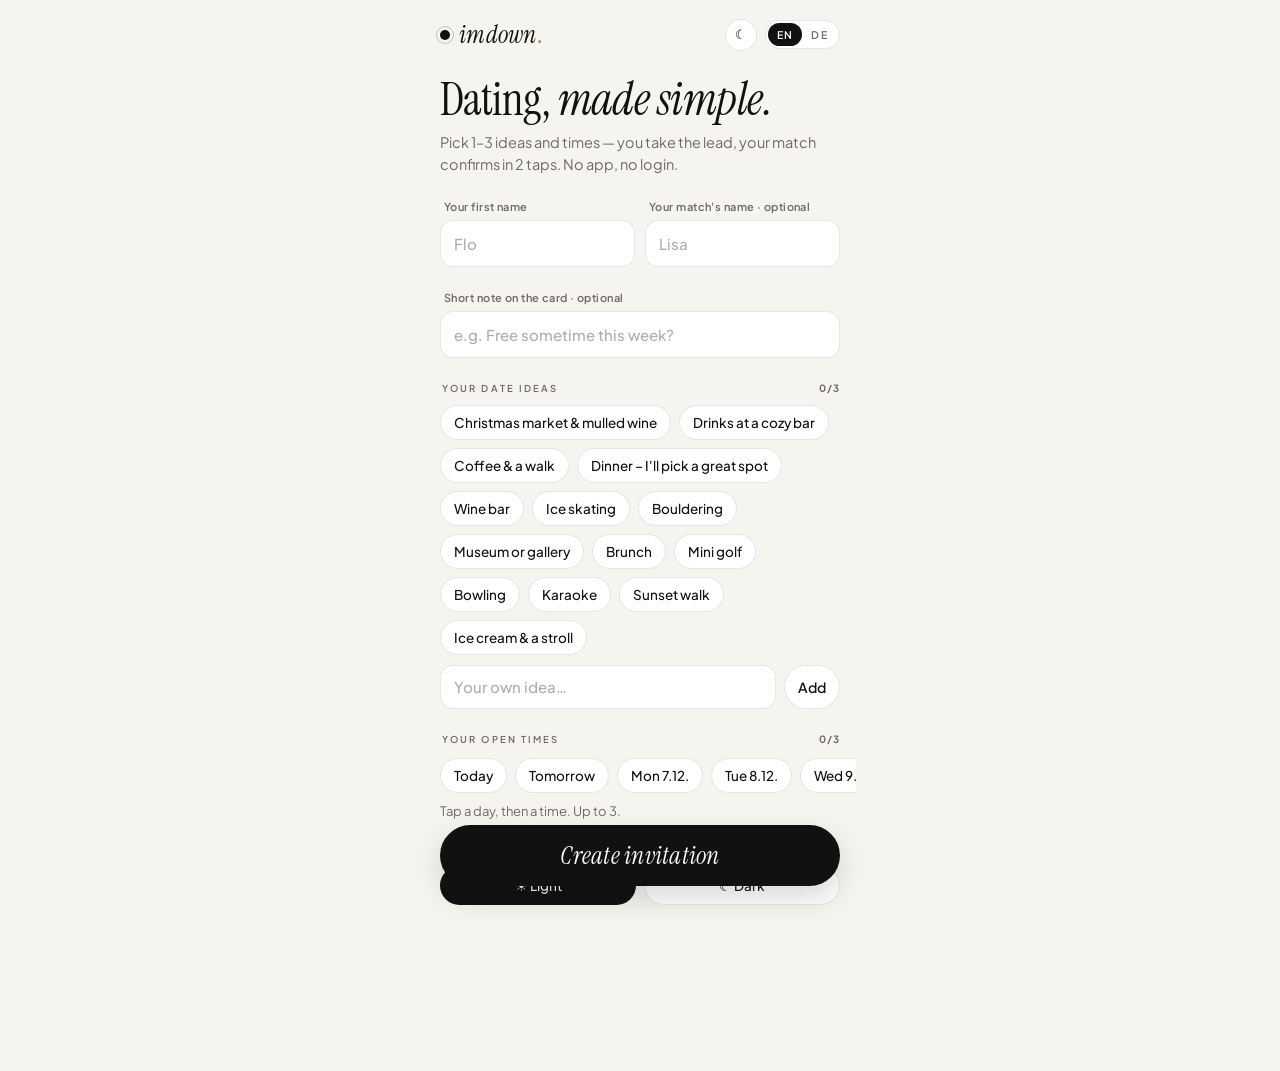
<file: index.html>
<!doctype html>
<html lang="en" data-look="ivory">
<head>
<meta charset="utf-8">
<meta name="viewport" content="width=device-width, initial-scale=1, viewport-fit=cover">
<meta name="robots" content="noindex, nofollow">
<meta name="theme-color" content="#F6F4EF">
<title>You've got an invite</title>
<meta name="description" content="I planned something for us – 2 taps, no app, no login.">
<meta property="og:type" content="website">
<meta property="og:site_name" content="imdown">
<meta property="og:title" content="You've got an invite">
<meta property="og:description" content="I planned something for us – 2 taps, no app, no login.">
<meta property="og:image" content="https://floaron.github.io/imdown/og-en.png?v=6">
<meta property="og:image:width" content="1200">
<meta property="og:image:height" content="630">
<meta name="twitter:card" content="summary_large_image">
<link rel="icon" href="favicon.svg" type="image/svg+xml">
<link rel="apple-touch-icon" href="apple-touch-icon.png">
<link rel="stylesheet" href="style.css?v=6">
<link rel="stylesheet" href="lux.css?v=6">
<script>try{var _q=new URLSearchParams(location.search).get("look"),_s=localStorage.getItem("look"),_l=(_q==="gala"||_q==="ivory")?_q:(_s==="gala"||_s==="ivory")?_s:"ivory";document.documentElement.dataset.look=_l;document.querySelector('meta[name="theme-color"]').content=_l==="gala"?"#0C0C0B":"#F6F4EF";}catch(e){}</script>
</head>
<body>
<div id="app"></div>
<script src="app.js?v=6"></script>
</body>
</html>
</file>
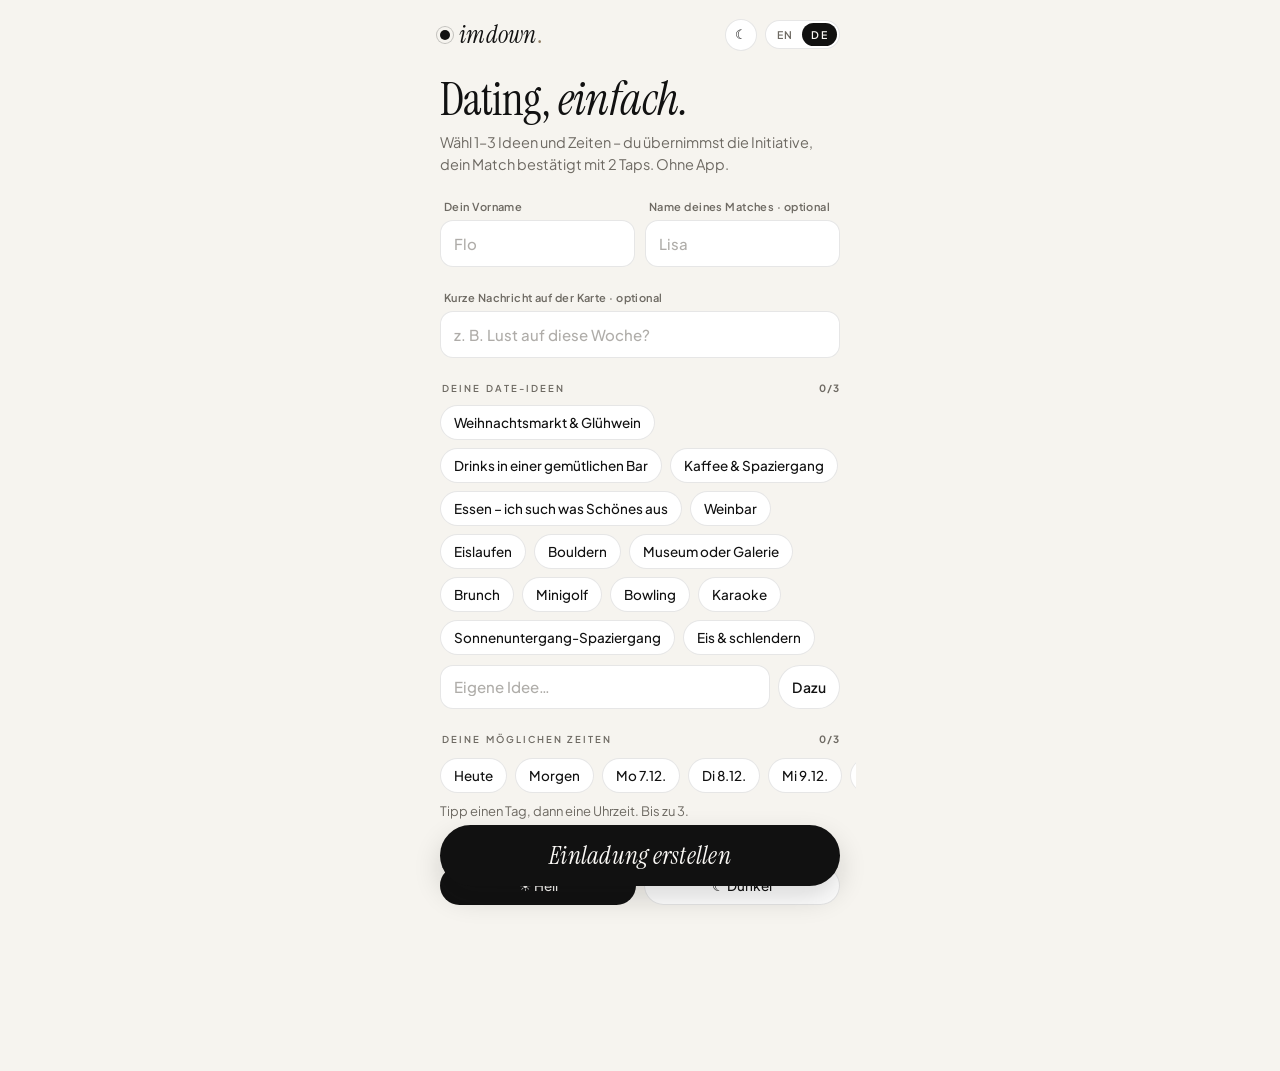
<file: de/index.html>
<!doctype html>
<html lang="de" data-look="ivory">
<head>
<meta charset="utf-8">
<meta name="viewport" content="width=device-width, initial-scale=1, viewport-fit=cover">
<meta name="robots" content="noindex, nofollow">
<meta name="theme-color" content="#F6F4EF">
<title>Du hast eine Einladung</title>
<meta name="description" content="Ich hab was für uns geplant – 2 Taps, ohne App, ohne Login.">
<meta property="og:type" content="website">
<meta property="og:site_name" content="imdown">
<meta property="og:title" content="Du hast eine Einladung">
<meta property="og:description" content="Ich hab was für uns geplant – 2 Taps, ohne App, ohne Login.">
<meta property="og:image" content="https://floaron.github.io/imdown/og-de.png?v=6">
<meta property="og:image:width" content="1200">
<meta property="og:image:height" content="630">
<meta name="twitter:card" content="summary_large_image">
<link rel="icon" href="../favicon.svg" type="image/svg+xml">
<link rel="apple-touch-icon" href="../apple-touch-icon.png">
<link rel="stylesheet" href="../style.css?v=6">
<link rel="stylesheet" href="../lux.css?v=6">
<script>try{var _q=new URLSearchParams(location.search).get("look"),_s=localStorage.getItem("look"),_l=(_q==="gala"||_q==="ivory")?_q:(_s==="gala"||_s==="ivory")?_s:"ivory";document.documentElement.dataset.look=_l;document.querySelector('meta[name="theme-color"]').content=_l==="gala"?"#0C0C0B":"#F6F4EF";}catch(e){}</script>
</head>
<body>
<div id="app"></div>
<script src="../app.js?v=6"></script>
</body>
</html>
</file>
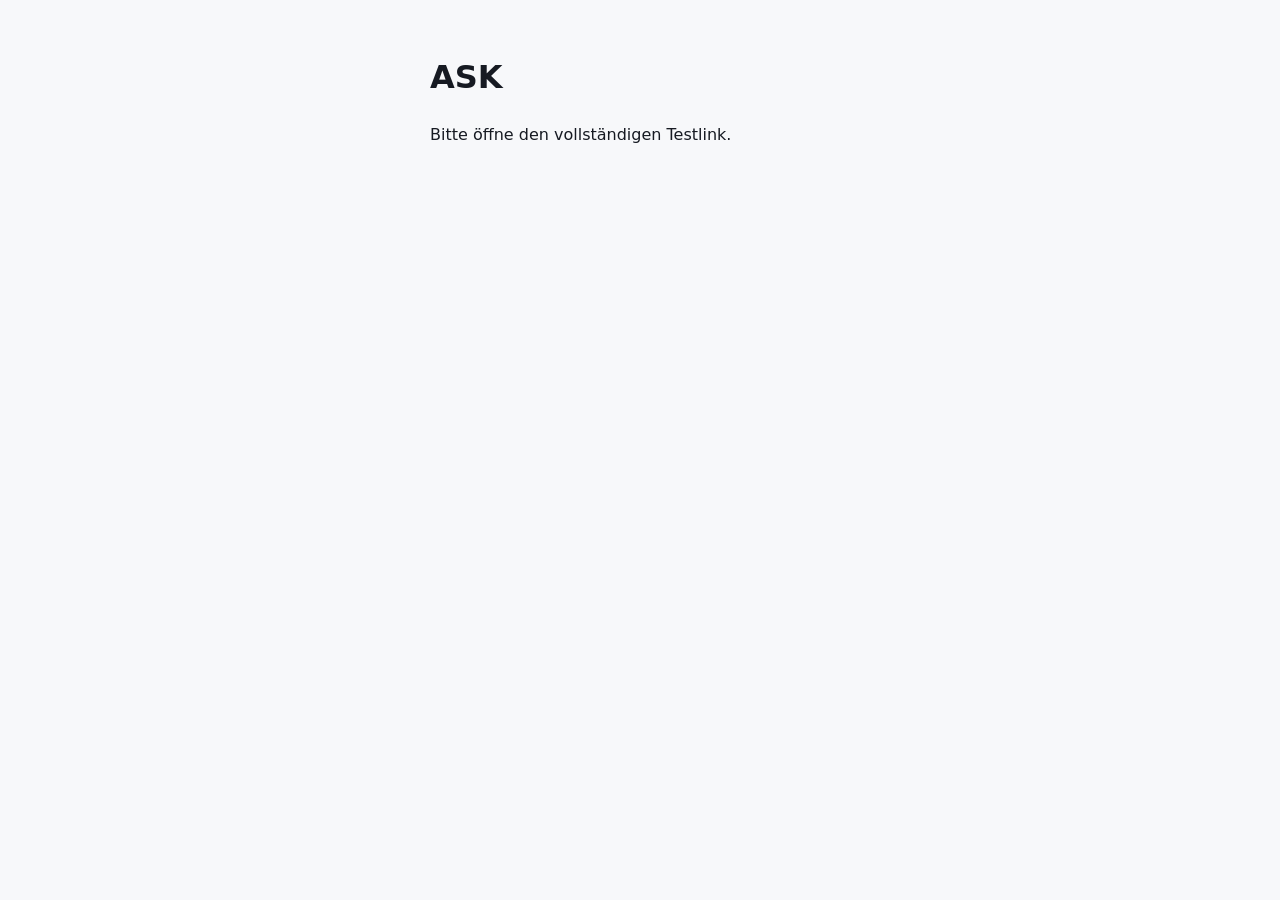
<file: test/p-e0f01e859c95.html>
<!doctype html>
<html lang="de"><head><meta charset="utf-8"><meta name="viewport" content="width=device-width, initial-scale=1">
<meta name="robots" content="noindex, nofollow"><meta name="referrer" content="no-referrer">
<title>ASK Test</title><style>body{margin:0;padding:32px 18px;font:16px/1.5 system-ui,sans-serif;color:#161a22;background:#f7f8fa}main{max-width:420px;margin:auto}</style></head>
<body><main><h1>ASK</h1><p id="message" role="status">Die Testversion wird geladen.</p></main>
<script id="payload" type="application/octet-stream">7sFUL54N0Kh/3HqD2R36Bi36Beb18Ss8UD9P5BVauNkZXdTA1sGebx1CIPie0pvrQWH2mIgfOd0wm/1VObJNpbMzMiTxKjAO1FMkouiGLSuqRpBZvcAdM1AH1FPHl/0ohTkZfsXfpr5CL4e4sT8Fd48VxIXtEhJA9rm5zS8IcsbHM0L4Quwj2L4C721h9DH7y0EQ65PANftLjgQzf1wWgbGCGztW8lR7WjhEw1JGnAt83kVlNWWTu/GhW1B5W+YwoyGcjT8X0vyApoWeYt0cMdz/q4Q+/1jBQXbJmMg0+dphwXPbeDo3inQy93S2h91pw9KFS0NW+dHgu9HbgvrfMV3+9LxiJMzWlORzrGhh8IsbJO53rbnNwgqmUv5Qx4QWoaFbT+IfaHuU3OfTxospPkz3Ai+EQqhQsOHgZwU6b8JLpuR2DM01MwpzKe59E3sRR6TtUbIOnE6AYZxLyi1y/T4uc5S7rHsqC/[base64]/VXZoBOliZH6IA2iHkwdn+3903cmxkFs9qgaqZrtg0Jf+xpxTx4T/frZ5YtbJkwDSyMvUQG9RBLXKRC6tMDvH7JEGffAbl3CWQO56PmmtVP7/m14J9aJbU8Gybu8JtryvERl4laIPJGBPzn3lQIe8OI4joZdcJW4eeUihe+d57Z/m2UBXtcITBFTapGbJ+OKwjjO4JGYJ4zopXlqVlajfumBtmWwMz0WmSgoWTTaslb3aT7W2NuDMuUSgegK6Xn5SKfI7O+sbSrJDdfccxGN50iiM5q1bbsNAvtF5NO+PuDxirURkitguoeq+j8sInsF0d1EvboEY3OJlVuxwSZQyjoZ4JMCItUfhz9czV6Vrjq0E+N/qxahtHDhr1YL2R/aF9PPdi4CzM1HhpQRR9KsFRWBnNexIJc1mAE94/MGR/1KdIKJn+HgvBwXTtNMlbSuB5luH95jUKuCT2v/ZWmvUMkY9hqql/+R3Nz79Obhr2hGBHwZugr6Gha2OMCk31X3Q1TUN3FVGjmaj+habDKyZEqXQS6A6gHaTWIeF0Kqdy0SDeQ3ATX9Pyt57o9bT/cP8B642GkgWtzkSQuyguSYLmCuw7eZYABY16KU0j7VBRKEmv88f7hjFXOx8slmAjgdNdmYijKS2LktBA9tuo6XHxiHvb7SL4yuG6WQsWxT70+o0lNh2dq9Hl1VALwzdj+aJ7Lhgn/b6rkug6bpanRq+aSrF1/DOqtk3qjeR/09sia+ViIfpUImkSOLtvDsCtSYyuY4TAviz4/CsrXjhVih2h8eRwbyaZSlh97io7hPYNrhF66suXfT2UykM78sZ8nv8GRXPLo+Qk8z/MrNcp201Pyx9F7w50XK8reDOiufaMmh4rdL0HGEsA4see9YcjZyWEcSbbDk5Q2u9GVKkLzNUi0Lb9hjylHBFHq3wKfFTRvtJTP2Gq41qbfWjdgX/bWxOKlmj2Q3XaO+bNN8z/QN1dZGCv8UD2SvWGFYY+DBbGr2H3u4YQiVomXN+ysQSUwWj01Yh8camBxqEYWqUwZmgl1LanidLeP9DIdzJTio9jNh2mjRMvhhMlNBCWncepvxPjjC3ZR2/2k1xXDqdSibIm3bfuyNJLmj88a4g6uWYNUJo83T00GZJLEPm4JigyI5vk8St4wp/13BIMwhX4vJkSm+5YG/+FW838ZihiCNsphUgYFTFcZ/CcdE8q4+4JF1J6trP2KwRIa1bskjKMRqK9gJFPW6ddez0Ac+Z7tgO0bGVoRke1/pGg9mRjiO0NbtEvMHMIEqWxSUhUiPENMfwdaItafmPQWxiRTe/xYheoQE+ICLiybpIRn5ANYR1PfodNVRza9ITbqJa3rV9doJ9QfweOyhrCQf1flGMG5DZTcd83vPNZlyTT+N5kCZK/4jWIrA+hLyKi+qYN0aUKrP6un4QJESkMjXy76uPGSs0D3rGWmQ2Q9MBlrqbaQaoflkoM5yDiL74Px8qbsQvL56xCaxYkLqPoaEHPXtcbZochne4uKeH3nUDxEr8N3vvD7MenSITMraaYSh67zSyeF4mmK1Vnl3dbPGAEtexqEIYh0/[base64]/VrlpoXadi1KC3OCb2S2EtUDZ0TsN0BXuW+KlIJg29D/L0BRora03G2vSG7yni78gfeHx9sxvo/um80qHwe84tHq6O1oa4m2XXTxZFdRfBYuISOD6fLfih1hFlZxNGLns//7zfxxYWFL0re9qEuCxjp+k2CVIcjPeciZkssXWXIVpcoZmONQ+hGLXJq1pzjTVqRFTFpuhtgxYIrLYeybgLBasbKfocmJuABxk2r9kx3Yux86MjHUASScj5fJdtK1GK9o7Sqh3cOjTsNhtzvFVjw2fMDYIJM2gXNNUB/F7xxn00UkU+huvf+fJictyzrcoaNn3cDzhoxkM6HqamTsMqQU83oj6spYoOepvsnT1AZCqj7y94UlSDoRpnUKVPTgT6aEhlHCdUcb+Wo1LQ75znHFlQ2jC+M5e4/F9ap/BrYMDpC3kOuL+GCtU84yXouq++34QUVX+k701i28po6qGFB/vaigUXHIch5voEGAI6UVbsfG14qp1oxxmPQlLDhyLKtU/1TN4wXObsHcfIGfZz4a4E1DExs7qU/woLtiLDSp/vF5Ie6+Wzb4QlBFDpo92JxfKNF98wPKIhlW3s86Idg5nvAV86SdBv0O5vQVKIqtfeGj4rnp6BvUZ62mFwC6FtGUvFonZ1Tg18q0URIMMK5a4R2TIhfkodWoDYZGds215wp6fIKY2wgQxvBAIF48YYRQnysPBl/[base64]/qbwJZmB59NYE3Pv9WyhI+SY1w/gPv/bxZ2FA0phjK7UNgQS+D9NxgJko2gqy2YgtXG7GCu6kYgL/fJVxmTcaar7VLslAIn0WAPMitPBh357US7IOIOlwT/iINxADc1W3SjpgYHh+VO0ueUgRYDYbxem8kZ8nXOSh/5BVOprAlzDiNDMWHm/m9D0H3jI0GQheJwW3V1RXqHkKuvjGgkSMJ2tIN3o2XJbOglM/1XjsfcqgB4m+fjEdIEdCb0+9A9vZqVjxgdNPNv1q2v+oJsY+67sh1diCP5ths//UewHVeVxnQmLcSRau4VeIVhYedD4ybyOGhkhL8uT7FNu0WUB31NieILpSIr0aP8fSmgOqNkfxs+EDNQwW4yvKgiCnI9frZlf/[base64]/wckWVECyZoyWzqUB4O5m4WXn28DbV9YVTMeNWCB2V0JyczhgMapTD+LgjydK+8d/Zklbp3aPsdHpSekOyZCDGO6CKzKiLXyqNPngx6k7xVyjuIKfeViZSF2LWNnN7UI8bioeWmDG9FOkmCIw7zUzkMZr49OJnAxCPPqUUp5KbMZxsjzyG7uUB2j1KUVJy4bR8mf2ZEwWVVCztnt8Qi08DozAfR9Bt9CY/k916yxYaQSvmNNIt2z+/TZj0OzHLqP6tAtI8TJq8k+euGcctcH3nu0ybwsZt+zmOCA6kyOL2+tszIjyxpZDZc+EBw0rJkgQL3ZqJHxY+4/HVarUesV+h++gz1J5x6NLHLS4eMiNbmU0E6Qgar82CYkz4X6oW533vuYETcbPK+hbVHnfbivgrAGz95p+IgZP1OVjcII8++Xls6j/Qc2wGgyKUNd3lguSw+prvVjeZ+bOB+dc+C7IkT9/MxyJRhnhEZm3S05JjVmpBtCUQ5AcOMzFW0+xO44NQSlmjKKFThsHx0Dt0trnnszZUw/xSVwEkXC+g1EXzgt01zwt8eisCAnzoUZU6KtStAcaxOK5O9vKb7GEvKa6L7FWwSTetiFzg/jta0uYObVIP3QyfKTxqVSG5/pzj5X+RwWo7IfBFydxCMIV5Rgy9BXMzMY/lyek0SOL6MKhWxrCsRuxVcJS2gB2HgAzq3V7UMPHs7EVy2a3KuSWE57P2gwszjQhFeDj76qCNfUswrizNUt3MfhFdWnVKKchM8FgdMILI1JDDeHxmRAvlMNJ+Y/Na4kHHXZuq02AgX//4cxUCR2TcbgFgP8hsLt1Id0i08BUYWQ/bnhggtPdsh9O/f/ds7UWnyIvC7pIpE89TYWDQNO9pt2/+bFRFDh0IxSH4ZTndcqol3WFE6Ex01s/97PChEGzsKy0PmLpCsDYQe/puRXOkHx8HYFTH/Iq8Bnh5yzuflrqgrMYAHoym0J5wcYMxog9SAHMsf4lsNhu67tVBD3w2SFgSQnpJsMdnWG8uTH/eFuGHi+4+1pAnyLMFcnvBL1wgSaPYNJuuXA9BDTKHflwwSJDmCA2Tnsxoqab609zczWR4Ygj81HiSW//YnF3JRolMOIENfNsgW+UcZmUb8iEkkonAOqiEhYQtV0rhj/[base64]/67ydIJ4iqKxQuNIrPjdU/D9gzjS1NvoS/mTqzvF4JadOl5IZJrcD5PwQFrGysMlayddRFvPdY1DRMsIaHvZrD2Oq7sZoJEFrY8NAGsScbB948gKzHiQSkYtfpquM5fZnX1QIX/Q1hn0enU5K/E1VsUeEaZbgC0yb6gwV9jvGHtWCpUtuBdoDpf33xoZ5lqW9BVifUi6KmiZ8DYl/YKz2TdJ+7Ee8X/6iZm2YlXBKJ6pKE9/[base64]/j2FPSOBJKVtY4ws5xl0z5skou7Y62XBu6VJYvdeKyDq+v6yzsqIZBKc86G9oFJoj04wCYdtPMcS8LeMPJZHXZb/bADzvpghhm/WglLJt0sU+B6QZatlVNra+aVFF0WkPZPC48iYbaP6ek+IZBfsXufc2oS3Ri1fKyReo4bXFM22PdnsV/GbJU5J7gCWDLp3DmOSui5ifPcY91iCHa61aTUabLWAUHH3qITab+EIkYop76klQNUSvVDUQF6cw1nDpW9MZNUwAa+jkISXIUYB9LE2Y/nCJoF6hVQLMPf9rfcNfeGd0Cotr/pXnbm6LBRwuap+7jui+s3RboWE4Vzv2jfVBa1dX5eDNNzjcCoxfRRhIxcGati8xQsXIe/[base64]/2j5xIbJu7ejQWLsd/qliOdUC0E14m9cwnUNLf7Ae5RmCzQlATGab5vDzwpK9qSQQnN80pRgjG0d9+GDjJRfpkeQCcD6vuSWATcV243qWSbm/[base64]/ACkbyvtQRJPG0Xgljaj6ociBNo5tP8wIZgnqewgSPAf3iQLzAAFpZ3iHGo9EvXuPnugGkN6DREG6hN4ehDy8SlVUxobHeU/bqqFQoBUGNqxSAPpfNd4wb9tPw7zJbqVvp3ytUbQztxmYhmxbeSMOJEei1Z/pY5q0RQ4odL61zrXTMmlhfvNAIlFtUlhMQG2o0TlFhmFky6O377Opf4lplB0qSEsuUMCHA4pGWjf5XDcr33c7KHbIYqY5l7sOPzN7k/4GKwq1f4S7CZ5MPvPS0tkPe7/tNkPtktGWxSJQRfJZgYTsX8nU1wf+lvpRmQioqZxuZtyDcLpEiGwlIuDcSTw7aMjiQ4C+nD3NpGfLrLwSyB0RsRcKJBqwv7iFCb6DvmX8NXhznj6mA/[base64]/pnICM4sMgTCIMzzqT2gbFarikzXqRjSf51erutIz5JFAYi8T5TeZnpMw8vRhte5BSMFTsK0nZLur8zm5hxxu3huf5gBlJtvRumtN8meEclMMMU8N51iytwUfONtZaxReJf/JvKFVLv7JggKxq0J2TSW+noUZZgHEPTLvtuq9QLhmwodCm2HVL/kBDxcbo8pgZI4UedSycrj66Fg+zeecNBFtTYCnougRQuWxn8gkKlr5J1CU6PBeS6Z0sRUCAcG/Z/azYz2+4u1ZlRGpYJj/D2ADlKu8KaGsn/HmdbAaPK7MBa/EdYOhsOZhxUWdREiQ0qOUceDveU7Qe9HDqFEb2dM85dcWWrQIE2ga7RaTalBN+S4hTSAFZ4zvON9eUoW1ccFHn2qCn9cO5IrgyAPl4SwLbE0sax8sy6eh1YDHDYW0WQLAQoRnNqOePHB0/b7FNgn+RxhF/jJNPdNFwJMsHzsaZ37upMisqpWEWGWPgfT13Wfu7icn2fyqRTuTQe4Bn1G/PAmgrn+LWK0R/BT+4jxayzPcJUwGJwSj5xOvD1ohJ6Ee+pUWpKEjWF9g2iyq68zkCm/BzMovBm/Ur/IBI6tjAX4OOAYBt1T52zMzW6tsTkU00eKRd0BV+msEHRiDsZ6Q+8muceDX0uTSOVFFxJS61i8olPWnUZu/UR8JG4TUof7yS7wp9r3/g/qVpStu+fi8yq6i35s95A0/z80b/mFzJYGU/rXe2Rb4IeyCf2B6zsYSRLnC1AjkGUADd7H1586JlnmX2jMXBykVkdVhRv7oVF8/qu8F7s0pmOjKcJB8N/tcGHCVuvzkKf82mOlc5RRvWTZ0QYGnaVCe65+22iA7Bvbp3dGTEV3hgGNvc8M97vyiBR+T0cDsgjqtO1ABwXbp1RUOjfz0pAiCtUEpNhK7K05pWqlLBZeaa6/bhYQfScq0lMF8Cp1gUaT2fnm5LERcoQAMjWIRB2tB1z1NgzI8kfm3d1RmtPIp/PJzEmsCbGaPpCh2GEQfIokmfnZ82bHw06ZGCncNO1KqSyRYQoa34ioTkJEj1Ed7VIQJWguyhGHvDnI3aHbn0SjHVVZdlfP25hY9vTXTfr96KtYLzAtoyFVPD3ETBcgTSb9EuqFxVFqgPi4Ev8qHq+aTeKHmIIfjB53ZL7B4XV/dNdBZ0shyeCU5F8JUK43wo0r5YavgqfISulQkWq02i1ov+TBGp2RI+P8NrL/XmJc93fLTO4heo/crJr6cG23kVV5SvmjaXvPiJ2+XQXg8rdH9uwgPwP3RmdRZmZR1qzXIldXcVdrQu0zuMGVM2MJYWD7f8wFhSIOKjhxuC98BGAd/2rgDb+I/yRT75DQ4ZHbzzqUpTMF4OZWyxJg2G+WOARNoNeoCYD5J3MIBftX0FkZvTqBTc16l1vMoH5NAZJGaWYq3pgIf5e7IzRb9k2PeFl2QDrZrNaazDa8dlefVE3A/rjhrH8/QpMprkN3yKEna7a7YH/dON48BZJSDaXmmT1srSwn4JZxV61iVxnzo6AnGOdLfPAE0LZZVlZfVQdfWVuZkeaUShd/GdLsd1OljIXje4P7u7ab2D1IwxNCKKvkKq8mMoDQRYk8Iio2kVF4gWXWIsQ0U3OUnyFQmTYpvgdBpnMXVOoouzJycqDSuZyFsSsmzToC5GaxDCydwqgSG3KUf1UlUr1fZb+KCJMn81mfDAEY9RmMQ6QwG2dx+VmBXcRk3fjFwbTt/Z+kjoWiID3USpaD6t3661BaIJuMO3QlIRWCZiEcHDpJMNkRxhMikO8ct1l5TqrYHENRnPEJY1ag/5Kbkr7tgENwumzIRH04MuWnD7bmMBujrz5Rm7EH9uYUyzsOmBUT2tcKzyv4l+Hc4DODZ9aIu1dWVk6rhEhX1TWgkXL1gwc/ew0FbXflRSK2FmgrI7CkxKWH88HiLdR1dob+38AyGKdx+ivCnSbLTPM51CPaXXZ20NHAJDPYjKVvjpiZ57Qy5ul1w5//BDHLa6MYABHNU7ug1V89lIGPCLfpGTUDbxkWOCzXoiU27B7102OYMVPEvBfNWrn7vzNvMPiJM7zlPerb0SwVUtnYVexAFFojusDSwZUGiv/qMK5uhSF60/hodRKsUAs2IDEGf9gSccLz386MVtp0T8XCVgRtQOUb/T1986Prd+TqFZhuJDKXfFB0Tvibup6nbtZOzopzhhu9IPQmt0jlhl29y/S1vnFdrkg9YcCdiyMLgW+jFVtsEP8f43kkXMFnlOX4i3AVnJ3gSuyaSX1kZ0WsBgG7KBmkC+NDRE+hjyUIDKA177SUISidyUEPiFPbGTGE9UKxBr11A5lHkBTGA0HJUv8a/sIaNGkcnj3pFHgUaPuy/ja1HKnvXM8t/0tRqz/sKkvQX8DNiXTkYb+r35kJxuP6sIUq4zkuJ0KjXWdUd0ZDly8aCWIqDhPvtvGyZj+kXDyfCj0310EE/yTI3nsTuR3d8yhtC5u9yqkRQthEUefBIKvydy0pg6EpHxlPfgABwfsquAyPtTRgC8uBWuHVDU9kGK6SopeYsUT9fi6ZT1TYezlxEx6qIAhFbEdncjEnrJUVqZ5oIAExZdAyS9ep0tTrCuJWuFa2M36Q519aippom8JyUpcDvY9Gy4YWftms9x2/dTXyvAilsH3XXAJOC8v49N/FJU9G1F2NmrBAD3rhmWNVt9wtTfjEp2H0QYjWCW0feyE5Z5K7LD6ZePcwpn7GJt1mjO9Q+oty1Rpxtm+5VDqWb93s9bDu4ARLiUMZ/xp0vPgHvI8aS5lVkL4dr/iij/FG43sC2nW5O2RuKnFsLGf0Z7KfQCN6TVaKySUp3DJNTqWEiNLOJYxl4pyDmQSP7xZIE3t6Iir5Lutdda2LVl/5d5IojhwUfLM5mADZxeu8Boxz7oVb2nDKod0PoFsz/icwONwOdY455RlOo7zj+raZ2mB5AM47oehyTeSfVZvuzm6OownjJrbGMGIkdNKtyUB+9IzobUshujFqk2a9/[base64]/SY3mo0lPMD8qa5n1C/SvPLfagXfUjwj8cWoj6HQ4wTlOEBEVoEzVZmnQH0ihkdPLkRWVQZDOkzAVzvAU0jh+elwOqX8TrzIyu6kICy5hLJjk9NzX0xiRoxpSRbTVSzQg0Bt3Z4oKuHXcdfMizxozVueL5CVEOxU8v6QR3r0rEL8wpVe5bDMoT+wCROhnJkU6UQ1eNMBiRr/GJIbIRK96S3hZgSFpCdM70xM4N/[base64]/a9QRYM8XH8QfpmPLZbB9I/cwUQDZ5kCplla64WooSs7/[base64]/h/k0u/ifcHYFdjMndsK8VKV7SkXari1w315+RNuNqTb22wSkcuZvxjXxE1Ekg4eqSqJl/yonDLPtWTy049hKrrB8lNeZ1E1Lsj9z4Y2wSD+3Ky3CzBgwlRxkHb98ouzQZb6VpEDiSjPgtkl8X1UXg3PHpYd0WEX3l0cUYlGR8XZLUiyVmmGJXDHZOeermMIcbx8cbL59sYFpDuR1xE5/8HkHfjFz5NHIz0C+LK89AJIkXmSgZdMOYEAtZTxa8pGpH0EmlQXoUMFtfjgxYWoKuAsWd5Q6bhQkrvOanQzJVOtOjFwcZROveCDH3zRyzVsPPt2b8P2eueJgMfolUOfgghb7mgTIrHSNxLz+3mhmiIoZ6o5tNxg6xq2J0HBaV8vTjqiLcxu0vvAfUg6E10VfCSUqTwb/tW41tg8jr5uYIAuSun+VEv0BPC3MkAaM1wkUSMKgS4B0vszX2gW8xiSWPy94lRqTuo4htaoCAyc01uWT7xg8I1MjSstWuwSablo4WkDMpuhzL5x+OFXqSjOwgp4UzXkywUh/fNrU6+vXIkycfxxt60c5sW5v8QjJ4zzbTqEaL1q9P5eoHhN6tvuZHS8/oLPUc6s6ti0zaiUoX4ApTLYUlip6RRfyHiu9ZKyuwGQPKcio5MfKo75OmxlvR1cSJPavBlB71YLFykBSAp7woqCP0fXAo+raLIzGtkKgFTdc6mk6PGla424XURlYtm5N3yCMkVDPR6IiyRWGuNph2Kfiam8ZeOoB/VayHsrRWaT/[base64]/FOI2VtnkS+RZTruegNHUS0ozXUwpAZVhvLZjjEh3qtkBQqc2VvYPNuBqUo1SHiNnonzNxwHHcGYeBsfwAgPo9ZcDOUWW6NiLG3bHWrhWgRWo2vNbxJy/rKyBE1L0sa46PDjsU54Y1hjWvURK36a2Y0qE6EdA0Tpa30JoM7l3RBBMBt+783eG9cCC5X4NRL527Rf8bQF+jT2vD2ClI/cy9cTJgua7tZgqL4PzSY2L6oUmRumDQxWmhxq1B53XU5XjTDVHqAm32IgCfzw/2Xy+Dch9o8CNJdS0/IX2XQGiledcrGaIchjGKEx7Gu2+NUZayRSNkkhOAd8jFF9kJNVvWaQInbyi4FrQiFJtQd3WuKSLA9TN06JoCHUNro5RarITlJtzg+tUZ4hwLNF2odmcO8FzTJz+IbtEaR9j4sMeMiH/M1H5Mb9erp/[base64]/8ewc1H3e18YgEcao9UQVi8/1sNGPxqIxCZrKzMb3TWEca+tM5PzaPAn/UlHP1PjqIivZQtOcAb94XNFggR2ODebOYKekbNWHJNkAh/yAwf1FX9BX/7QQmi+lorkSOMvO4QzMKpvjvuzdi2wXxpJPMEpNFf2iRfvrI5pUZGINuH0JnBlTAfGO3ZJp/NlnUMKgBaUMubx+ZyMUXrtYLFScVt9agjqvb90HHbXL2Wgcl5XE12HjKDbEU8NYTlqa/LwCs4U+opzaKaTuIe/0pbjyf5kCcfBY2liePpcTLs7aE0kvLsNsyDekZwX+H2ZYXqTdVgv4ptwDg/6T4qh9wBJMhMI2mbqIj8S697yiVKNyDcopfimS/6M90yl4C3eD7q80UfW4ViP4o8EJV5vw8eXHRKW8VPhE83A/HB9oVlFvoOc++u5ORqF4QbBhhN+6HMnFZu91uSliUJUndFE0GRAUnUfSsxx/4q4ULIkePb/Eu3UJcsleHvrO6qMGmL12lE4a20l/wMtY1ycMQTN4B7mmVSJbWzEeUUw+oRAoNzXH6AFtrnMJ1PcSJlq+7S6/Px+pbfFO4n84xwyCh/fZ6f1Zveun1DwHvcC6YQi87mhiFUmstDgfH6rIo/[base64]/ccayc7+9hRqXnC5IQRNAeA4CDDVDZR0J7MvFwYYemKCegj12OX2F7hGCIN4YmlRgiGBpunU9E2qfoNzdeeXiB/gc468mhXVVZETFaoz/ESJ9kFMhiPX3oHIbDBbZ5GolTfSwaveFBlyxawbNkvi61vzwp9Z79slqFqs2HnybZqrb+I399tZNKR0cdfussfmX4Wb9BBTHtJic5ZHJt/VR7xyZckBea9Q3T9S5kuAZ9btgKmlWuVXLDXa5NwUQQNBkz684+ErKGlzHQROp++ZBY1yJ0AFiI6kOWKpCx3Bi9kHhq9/Lo89Fh574MNSV2PqWexmeCzIvrITS0Ntj1ETAfRM+lzH3sBL6unOy6pyn8tmh1+UCSSFtm2tfE73ewoa58EpIJWn9xTZd/48xJ6zQu90d2xDZKFHkoTsXZK9/SrKm++akD2avFpf2v9mU74o9A50QnRs3pJNWjroo0dtC+CRGdrVqByg1FBta2KQdWj93vVXCIuUkfUuaYDG81UXJwfn60sXDudPIdoZBxbEJrWSR0R7iYmDG+dFEuhtt5S3YO51tv/HgTU8FvcvpRhKmQgBM+V0B5rg/jNrsgJvgQzW0JJkPpJL/Iv8GWxd1MEm4fpoXyQsEucRE4E+rGL0L/[base64]/bDkvPfGEChhADf4cTEpIPvJdDYOByUX1Z0Vpt1TM8WswZout/m+W/6CEB4+9sCxNNgbclTMp80teXtVFqbFysDmIfJwk6PKAqDv0N3/[base64]/vmNQmQ1f+phrcG1vNSIoAdOk7yyX6mhSHVfkiEdu+jv171TuMLjqz8LxhqxLASWmzSTUKC1fQtYgtqSiWQY1ZFAtBYhfe6tTj6MUpbBbctl5qtV8lPdquCyX17VeRteWVA9ga6PNWbjCcWo1nOV/wJlkChLhG6UiYfjYQPX1lw5xtjFT13nI4SeckHaNGbEToT0j7ScGFL6UzVWkJCwm9foGljXqycsIpnVKGsIf98M/UaNfPKkejgITv63RPFtv2OZi2ydSp8v8gTU96p4E7W6WCk6CELkZn/3D0ecB41Xe97M+pm/NtU79Vlg1BBfm5JFFFYGiLmcbVSL+QqiLBE6Rg41YDNUKfMsLN1ysUu6SsT0pwROD20OSYdvMThnt8pRakFnVlw/G9+H5JS3jsXPnemDyPU5bWvwOG1suPrjAu3mjvbFJbTs10mc7TJvCLvJx3NLigQ/86cEKsE5yQbPSRNldnTNwMHXgg9qiUler3yq6fcJFLkNBSJydscKEFaYMJS84f4sgwYi5Oyv5giSnERHCSN9ibC2meeBrszmdmd4d3qloAX1eJbPxHt/NSsFYdfD8B4qUh9sDeYYfIKWJqBsF+BuJaWbyzOrUB6wioUYre78iNHaeo7sBagTaGjlzB5RCjKfXogaywBIEuuAfraomkDjfWWjQ2phRXB4ZHSXXFiyahvA/aKciTAahf+lFX1CA5ZU4eTACLl8z7DfNOJe2TysCBz0YZ60tgh7mZPhNHQ7yvK12IPyWfICy72tpn8EVAPXGAql0Z39BWd8SAptKZBp0ipBBl7vtlCq2WfGj1HM11jzxEl3DWScyTvpgDacQYNSeMHWePWicnN9tloeAg5pBM/[base64]/z41fRAGJ1Oo1sAPkruujEFdZYXbpCjp/yk7RzUgqIcUYwiFkgKKKK/8K/U+TL1Te1fvuN3aP7GHPsygSoRewAE7gs1ac8GNXLvPJPrbZ3CCsHZjVpVF707g6xCE6jIBJR2jdasrGUb7ecDKsprSFfM5g3tCVFcQYhA0yIOpjv+kkZYpzZK1GRn/zGYcGDmlyXXL/iRzKf/yPg67idIGwtw3PMcoSHHsOLXOGGL+KHTu5BnTVnc/UvteOe/m73t8uZR00fwF+odUMg9HiEOIvdj8b+QWvMftdL1LDpG8cxxbKXXyOKer/quJ/bq24VLdLMw3CGbSnMhHBQp6E7cTIVurmN3k2rdCmpOEEOkKh7ZAh1dG0I3PIcwTTV2d4LFTisrb7H6USgFYeJ1PLoCtqL/h/u10O3gvWI0EeQz4f+gWoT0iyzGQI5sYNu3tkH0z1F899FhOxCVdeDLYIu4M4Nav20qFloC8NKqrfov1achJGCdunl+VtFlzwiEF+fNAU/5dcXZK167lj/fc7guIcbwMr+FVlHES6dhz7QKm07hu5T3y/bFCiig1K5M3M36eZOEzTDhKqbxGxx0uw4BpdQwtW4CtukpretEMWRAbGR1AB2srelRNd4pj0s1y7ZG1evpqbJthUj6OCbtF1NUY/wJMD8ReAYU0SO2jTcy5BG559rGRYM0ux71gtQXP0cAtKLklFs+v7vCHKyv5XkThj8iSHRxMFx50VYjQYihS8Vgb3pXjujcNtos/q+rAcpre0JuWyW6sTJXvJwtY/8TrwAvvLDt5qxo7YxwzsrPLxKjZ557dkkt6e16wNn2Fh3qEJwcuvnjQZbNG8Ucv/mRDKsQ+mNtW9tA7Rr4esQPlpaf2o83tHSMhuLzDQfLHGXrjSZrm4r9fgZRgf1FvoG0laz4u/V1kZNlspfAIuRgaOZI+IzNFwEybPHGJ6112TJqquA/V/Sfxio+ERzHmmG+Lny3v4v+ETkKtuf6JHZdPHra0ATmyKPXIHNuj9czf9LmmU0Hv58edxyBqyzHTwhOdigIRxlqt11zb3c3LUkI3vnM9KJZb6DzFjNT54/frkDodDeUHommRmKk+qQh0gVnX/kRJDX5Hu08aHDaffw4TfRg4qBn0JD5JA2Ydn6bjSyBi0iyuEjMW2mL5E5EyC82s7RG5VN42kwVK1V8QbCwpr7/ydzrPCzveAOwd2azMVP3rD+OKl0JJotYo2n+uvkRBxQAnD6TmeIifxsvwt59f3GBQQ26QX514VJckDVqpBLyzVwnSM4ixCGf0cayyXkdfk2u5DgoAgi6lHYhpE0+Cv/2MsvxlwbkpFSRVXOPi4nVnBBveJKAtE8rmiySilVpOJ9YkHZihFCjC4ChwNVMmJapjRPz1kxuFV6GMTNX/3t9OmLZlPP3ZLSinBQjpmXCrrSdKdwscCbGgfHAr1LJesnm72fm/JDpPDxdMb2xHse1XOOc2b3h2UstOKi90SkUaniyfgHadQD1Lij+C+F0ZEbxCSnLryiFlPnC7BgnVXrdIl7VDUEKYpZMTbSkAajhs3VOx+XYyDJmIa/6jIZZgB9MXDAF6339E78dLewA0bPw2el72o1zyBdlKj9hD6InT6z+X3znxW8/1ZlpD4AJpeHlz3pRuBpDFnGHC/WsHSj9CyXlupbZZEnGsS7GGVqcI7KGYh+wPxPX/RwX5TPuaLGGnAjs/xpzRXCiQX7bwe+NSScQ4YbZokK3xtYV7M2EP/B+njX1q3anUyxm4ymTPjrNc8fLWLzgpDlOzusxicIrfaGsxAKg93LtyTjfyp4s/yk3mDToLyXhiKeJ1FV0ZNdd/yStKNIq2Fx8ZXHlq0V4BxNQ8Ejg5FTETKgz7zTdcfbB8nyOwyeH4qeGaAiuks7Eycy5cdRbpx2Ljogge7pTxL6jJkTnhfwLwLUZXkbt1i79st2TNCUCCczKMrU20+dAm/t5uxCjI9S/QJ5/c09bqKm6oFb5ue87qKsj8jBUYQ9vOJZjNkrjNh93QDhsImapKYghss2laB0x6E76iiQErKIaSXDzlleA5y7/zT2cSqzQ73D2VPdDyzgKsjNGWP1W/[base64]/XV6h/9SU511TByy/pSSit/qEJ5wJqsIXF3fPrsMUIetC6mlcL6Xh+PitayXZtsn5SurwhVaJd57MIiD0PpBQhANOSrMCls5/zefZ19HdR2FkGozQ30YHd9h0vkQh/5Tbb6cQT1hR7fpAxFvpsbCIY+pCnBhDMi0Dg3AQRArG8fV2grgrnMiPXa0U4ji/VVgjXV4rFaWMDEVx7z0vaatp3PsRkdNLsi5nib1DAbxj40vzhNyw3lnC8cCjK/mKIRroSn1ZvEU/ykbAcijnoxiOugV7lJRvdnFH9T5h85AotJUapeJK8TBPJuTh6Nqrh5QG+873BmO7w3xkHpCaeiZYF7RDLk1VDJ8ILByQ8rxNw5ngjynD2WbL43pP83Ip/AlUEiopCf+hUx179odu6LesqE9IDSbyPgeTDvMh0iz730LxU9KuT2GPB3gkT69Pmc26kTSHp3Bm3xv/SAVNtb0seo+MV+QIySisp5TXU4UcasNYwY7NcNXEaFtgDdrKT04ax0LoTMiJg3ha0R8fuQ1mFOr7ONRXePiPgZj2TicmgWxevY9SvleaPvToWgajTiR+b7VVnu7Ihd3dmonJBIfLQjPYZMS7LI1OxmAS0qLelGO9biYIWYvEX/LV0F2PhzQyDOqfYXDtVmT8BUGRwZFzK8hQlbXLQe9M2je0Wr4x1pFwa9fSbvwkGiPFiYIyk744HRABn5vy/ZX6rXSytP3hWJoArcExawRMUWhlyaX4cd42qhjOnxv8RazV2qptIeSRy1xt/foF2wymeE9CtZCP8R61FAs7lccWbnk/sO5qkpQk4z+jdASQh16LW3NjAcb8s1wGZURYB7B40S3aIyx41mSNK629xZxMlzIUyQ8PmfBbCIpkvhBHAeAse7UyIT/Sb09L5A48KfVFkWaMvtIqL7XlUV1uuoOmIiUmc3tjM23vcAultuh/T8FAEmASQeGebFHqt1nBY0Aof/[base64]/3cF8CCes0TYSaK0kD5NpT98Kwr3ktRHbwP3C5Ija03/fVEmCbuyYxE/vkZwxuhw8/LuHTcQgTHQIyIuC5fl2kZPhoZ3B3hco9PZW1Ma7m5W4lyum2FBA6g0fdjMuYcq76oLQJGPkB0YBJrrZojj4RXlWXjTKn+9JsVKNGXt4P/3TrmwtJ6NpJI6tgnTABEmyKD0Rejm5nn9UbMhZ7vph3BaaXIj8NFPMmCj0lBpj2XwHNaphz5YWqEnlfP2bu++QsA7pKyGVe0EyYarqfF5jCsycxwAf5jHjGKRd8Tv7PB6AsEfWCDGJYYQBIaCMvTk+VcZDQvcQMo8H+1qPSs1+JnJ87nL8bHAStA+8vJCownk+/QNrvTB1QJxFBcD78GsR3/rIWGXXbE4eb6r5BUkonl9L767JpbtUVMQ2VZL00UQ+lUvdsgWnPy8r9mQoMK0I3MaDJzFWlfzpdxTF9ZRx+ZoO1VU/joBK+EdtUXAJAoQySkMJ8CbYJJRlpty3XuDOocsTtPbYssvFMtSSWEHrKmopYvy2w5uLQdq5MEzGmfvWe1i5d8WxlrzU2OWaDgE3f82zO03KCP0Uy//ET1fLipFsdXKmc6IH1lskpKYOEDc0N0y5XfmMmzgiqmBgxSebujFVpdFTZN7GE2cRcv0Wrg4kqaW6tOVM/8JgoKM0PdXOczDYhv60s09zkQG69HdGD6HN/SNubvomUFgAe7KoIZl/XMbO/ThDTovoNAOSj+aTcMzdGmKsdeXhJeSlUehGg593w8HkS+Gjl3b01lnyWMJnSxNT7/gxTyUY8JTeBOnhZ8OB9B1ZD+g8gHyVBaOhlKE55/mxcPG0xm1Q2GsGD2G2Wd8WXdbIoW+QhA8JGJyat0iZdsaCDNiBb0I0COJxjo4ITlHP6pffV723bbj0HZGzCISGH79AqeNPxJ3Bf8q+BnJGwLklQt3UQSc8swrOlkDkjkX2CR/7xxsV31L9pYyQGAMx9sKuvdtGtA91jOkkkcNh8JLaoqlTPUiEj2JaVHNI7ukLkWbK5qYe5omzVi0cMPbXpqUjMEwinv6ev94qHsK53mBo6lSPwGvn1DuZZsdEUfBJD0/jldv19NfSmAZUem29zC3bPTFWstIIRaFmtVXofWkSlRPf6u+i9hboKYDVqus80ghZpO5BTWOEzCj7E7V05LQgHjrPE/gxg0TpLo7haIv7JM1GD5AWWbqsIqHbICV1jX8PO/xNP3Bfmy08xFGWstRYJvWtBccc8N4GMy0pgj3Iry9R8GjgdgJ7Hf51XSQYHlYfloM2hBNYb1OFhU0Otn+zgev4kvKmyYWkr3i0H9dvsuW6Q51iesaHU7cn66WE6i/e0qNvuXTw8TLG/BmtBVH2Z9goa9+vReoOf106+0Rd/zibf64U/9//v44jVK7gViznVlkyS3OdPiWrlWA6Qfa9w93NL4HHM22gO1jUgLgP8ew4UcRXP2oBZ3bO6P/ok6F1y0YIczRtJLtSObgc35WxjpMyu3tcRqd5nkI9H3NwqObixHrhjqnQ/XiGuMfyGjef/Bhz7Dv9mZUG55WJIEP1aonTjpO3xos9uYKms7CanJwsLz/B2Wm8/rmlz16oGAJmkUZaA5lXd4btTXV8rUrGAjLb+pm2xivkpnCxR7TIK5ZhoOikzcKCpJvwyso5FM5WKZzpeW3NMM0HseMF+i/QXziQzhtQbZ99mLRklDHPJmSoyo9RGVkbE6bRYu8uc/uG7gT2YzeJ0Hz+c+qEEJEr/LU3f1dHJytbm7OxbeO3INBl6AW/J7uSWxVa16R/IB3juiu1nokXhCTLt96XmCZ/X6mUTb0VOHK5GSYgDAftcgdUiRsDAxx9Z6j6sqKRVk23+FiDVcFX/CBftwo90cuGSxq+Ert0boalDngk7in16OJmS93+TF7Y/rPt1okvmkZ/R2Z072+aTuEGZn3snZQthSNmcX4yPS8YuguayruhOGsyI2sZz3ai3ed2sOV+rYwT85tM2Xn/HRjQCySuHszYGNoLERWaSgvmRsQySFent3zTzHzHeBcqEkzxiYeOU+Fhss9YMGTd/Itr85UznoO+b+Zt7NoAKYVn6GhJzcVpVWaIEXkvXUrMy8fXat3Uaj1UMX3Vck55rdMZiXeGaTeuKu4kxJjZwiBXRccipg/yuHHjJYAqUXqIroh6j52YiieidVAK5xTchixP/bMGha8mVpp6bfsOEriGflej0QW9eLSiipgfPzL2bR2f91S530eteE99Zdx8Mi2XI3dvCh7oNxmo0ecGv4aezm+Q4pIXb+bbTIi6Qx8llMlAb6W+oadtBcvdrhYJXEvr1qfcUK7CfETYWGsG9iMMovP0asbEr/XsJ4gWwqBnKlBAhXuBVDWrX21kO6iseiW16lWH4rpPWwVI3SMm07OhA0S8aRjmQuSuDGee5H4akf8PFGCUJVMWV6X38uMCHR3LLVwmoakw3l5Ap52Ad9hP8790wZiy6fnQD/Aun22oiZ9PmRA4d8GYhvjJYp6NmrI+tNqV9A1PlN9jGWi4k3lchu3j+ruc2da6Uf+szfEPUuufnqV3iGyblVRqyBETA9CyFxZj0VwtTqroTexJKbSL+VcUZUJoeSpb2NDUO5XdrxWXoAEy120u2RCUir3FI/fSlnqWJgWLKqAzlcCa0ZUY1vlH50bohJL3NUDtHubSKK5cpqyPtgNnqeM1l3xgm60FfgL7OAWGnHKF0ArIBP7+XU5P3m9tCOaA/p/K285eaqMqpWJMuwlCQ51723IgPUBaTbyENnu35tQZeI0jlv3uD/hBlsNCRBdXpD6E2qsPDfR4oF4+o3QJAzilQXHt3h4KzUE7r/iprZAYgkkbNd3CofZgj0k3yUwQ5NOv1h6OfksjvE3QDKqS//fLsdJt4egeAdCtNEnEaOtChcAqXztjXu5cfWgWEQ4T2wJk/+6c0X58/3VFGEXG+Fw55OYxacTTe25Zu5raasS4QnNgQjIL8Smero5zKMess2T7RoVtwLUEy0u23pi7H4HkWeJF2hBPeX8SdT00UvqeLZNPH4feHL06KrXB5v4HywnGhrSpoKUkf5acT083e9An/B6wcLKC2Ce5SzdGR/Ytf3RNeFXmWbSDaN1PvtR6hMFH/o/wPI91iQOTcWfnPwG/zg6HiRvnejtkjTbkDdEW5Qjg3kq5f2RJ6/3qIJ9cF8R42MwDUuHNRmRTEQM0V7wsdacvUXx0wfctXxZG5XbaJz1+5INkHwTIgkt2g3jdUQiSB7ZrVvtrUQo9e1VjL9ZhT938UghSGEWVvjavxiC/fIdZ5iCwKMJPSh+XdKaNr/aHfGXPz0rhHrzz/wwDqboS1P4sUvk6Ghep8vbsZ6MVh5ppqlj9veAhkmDEDI9cuomJHXikQpH/R9EFG8UrOi8Z2J/ZZLxEsQMZIOKgy7EkGrbXW8YDL/xZwHc/c4tuwFMz9+5K2q4wXm4cZJwtdhh5g9+70mnTTNFpT2clRIfBOj+j45X+DBeYIB2PlCR93WBjIYTBS1BGzim85PBKtzDf0fg3wtcXgnUJW9PnYefHXbC5BZuEHK9m4ctGqgWWvLQW6d+RQsEy8/97V+U/0vqpZaJtaBMWdBlH1zU4YNMDCu6Gi6iAKh/+ECe5RjO9VGWfI82fDWPcF2w9sLxSaEoEoW8nYYH1oVpdUq1vTRoX6/SCrClEOKV6BW379vWskzNAomNDI+dYPgm2y+zddMABfN/qmg70uElQlZdRQyqlBV2WYXf8XmHTNAbfh7GALxYh7AAqtevtjytYA0iTdPbuPiBGRz9pCVn7q1Ue1tkMcPbk/1YeKfPburiHRewLe0/X2/gTHLcMMtV1exXVgF3DAjKZu4Pt2wCC6tOdTsyyH+2LgBVcjT3+TDreb/jd2BlMM/t5n2cIJXA5jTZa1sqpMqC8YkXoJ/KZgPQO33SO6qq3aIQcgIvBXnWbIYgd1OukZVRx88efch1k9bZ7JY14E4kcevPZPHdStN6lchhs2tzFdEen81eklTMZXYERXs2uld8Xtcre+qWwiEUhgFylJehqOgFIg74MR9cbRSQ2fj+jZ5XVa+Jij9QTOx3DLHUnF3KdhXmFM44caa1zlkXV11GSz+JQNtIgjLnh/FDYJmVqOzh9X8IEJPXvqU9weY91XoltmkEdoCHN6edqvF+fnwro9Pwa4Rc0zHhx81trD5KrXJtIPS0mBZ8qxs2o7V8106TZBsV98tT/l5Xk2FAhW5+xYSFpPsXT4tKcBPxc7rSwFt2Ps1enAHuDmMvmnO9ZPPYRRTzAvLY4McY/BPVp23Cn/9rrVJx2yFwh8KNBJx1QF8qm4zpHbo1JvewP0IHet+uEIHt+2ZZ0YwOytu+YARBsdW/76JwletNyNvSgn7bvdIoEAPB+LSI080C0vSFCiweRiJZzurPG5GT6z1geAhDVyT11RXYd+c8cWmeWpVPEnlH+sVLF2CtKs/ybBulS1U2gVa4xbVB+a4op12NE/DSAPCatD9cKDpLr1LHolgXrcZBFTCjC8EytX/Rkf184mduGqTMxak30otPCHVd+lNbja2iGuA/puIgFMiTheUDKAwFRz/tEqnhUdIKf015YC/zFHNTsljO9al6J5t98T1J6pTEvb6Z45fyphGai6fN6nbT7XMPO2/[base64]/GrP8yMyB6z0jEhU3l2SEr1GxwBOa1vhZGgABkcS5zU+u4IHCpLlhc88uPqcNq3BaZ10XHYht+86tmLD5AJ+YcntxpzrqGgo3zQ9dtfdV8K1DvldNpgGYNf+FgJB7lIsOcDckVI0DoK95LD7L3tGVQm4snM6CfEG7CEizZU5CPF8oMCXFmvu70TAlbdajq8wdKgX7Hs/[base64]/hJXwxW1L6tkR+NiFpV4ZMZNUbEeX8sEEJQMOeP+4M7F6+v8jF3Xsak2kuuy+ro5gsw+K0UVnJbejayPu99Nfl6eoT5IUZg1tt63ASIhWkYa9Yx0+GMfV72qlnW6jU4aXjlTwQHWquatSOFDGXQWnJM25KC/3EN+0foTZJFAI3ahQWL/ZcCEis7DKeROAGzYH+MSESoZ+Zjr3r+hZv8bBIAjANmq5Dkt471mfbr8hw6EGf58KvhtJmJTJRBullE6R3RLi7uFkVwnB8j035g5EPrZptq3L77SeVFDkTjHuDxv+GD/mH+ebB1KEqIft8ikmstDZhPJdsiKUmgnMrNvN1LjhWCpE+XXnVJfxJ26xsIZQTJJQ7L8ZPLngfVk2cn0Sun+f0RuW341lY54k2Wsrkhjm0R/WoU/isuTh+RKQU3lgMwrGU5SHLErvTSKOu15yWhPbsNSqiEhXeZqFVnOEyMyFWW3K5+GWGvdqOR+RdSCab2kI01M+LA7KHVtUXZgLq4HM5+2PVwSpTqzFiHfx2UNiRvWnMH2LcLL/BIY37Fk3JX8D/mgcq09UGYwv4jPYOoAdri+mjmOXBVQXFjZ1iZ1H2e2BjnZNrIgzP/66HeWbWANo3uGW3DjCQbCulsl6BUDx92NRnabL2W+d+qOLuvX/O/Q5eeCcZ5VG9lSNHcZimyhdWoC0jIoRqls60+iB3zmR2H701YFohxFYczDabeHDZzVG/HFth/gvq/DpVSQQC4OZ8RmIRxiLM7+UHp+FrasoLCPpa7Hkdk8AypWlLffLjWoMsvdMJdE8UvFBhNeMrf2srlX+EUNGo0n2xthnv6Ft9TrGBl3YTBne8zSKYlAnWMzk3X/fCRKuavkzHoWYekT/+Itx4a8kUB5BKwf4b7kAx3V/DeZy3Iu8nu6lmuIe7ulx/RWhUTHpcBFNJS0aEMcpmFjU/OWSU3KecNGgprrPcSBG9eCqs3MaU1CYplvQkzOYceQFKICI759EFwwI7UIWtKTLnybtGfgBQVsDebgD6TbOndxcybpzSB2o1AnVAf6l8XSSsbp7t43Fkdrd40/Qz21RfoHggBMFQN7rQbb9jOCbYdXPrGBHsSoSVBBEmWv/1yFsyqwWw83cYLQNR/CbsTVKyPghUjWxOUDe7tWCY9T9mXt8SDLVb2BDoun+QnbuyGqx/YQULIo5OqA0lO+0SZD2Fa3/+Vjxk/3+gRo9iTzM6IhL6bvmqFF2w4QJbfuDoQmPdSht3RZvN/iKI6KNkfiDlSYndhky26BmpnCEf6ZxpawqGICqK7dFUAcJySrZR6hCSQupZV8XMkBpXE8lK5RFJ7ToM3LPqfLmDc/7eg9HYf8LzD10aeEZ1zt0kSzaxP6KOUT1J/8k9j019IED3FDISQvtyOfdBtlsUVN8T9R/[base64]/[base64]/36tvjgZ7UazdI0lrKmfA2GaN8/dbpWc7Ei/9PDSu0zp6xOGykcxp2sECTpwenn+kbLWKU7OhH6m2pc34b3e/bCjvW9bDgyEM3UEFKnHtCDwHEVLjXFZSWrDKXgJEazXgzKFQQ/n8n4RTtl/iq1ly2/UOr8KNSAcwY/LB3MFLNJNkM1zmPdITfmCZD/SAfaA97GYvwrRabeMRTHSnDNLg3fqw0yXBYAIDVGV9M0syHn6QFjnqNKNKYASS0fijbzYikRhmE+Ok+Ojn+RQp7gUEyUOUZNPhvkbmqDNRveqJV7YlXinlD6UO9tqKD3lDJKQ6kMb/YKEi3smtS7Q7Cw/s+8Jf8juVccqbd1Pg3MhT1qYhwyMGBK4TjBbqghpEZ/QM1Vm6y4fno4p2KZTha+2pLyNhcaR4Q/TEWnefu/XnwxNVq4dEW+pVu+URtWDVScRFW6ZysJe6udvYmwft0TVV6vdX/[base64]/PtAFFcmK8FL1GgzLU7WnUkyGo5Oxw/TAf5w62yfwMPXbaXKWZaykRL9ddPKLVjl88LF6/20++mH8Z2Zdrvxao9rJ56Ozfr82Vjrg/cKUYapU9qptu8yWfn9/M6HPEGGFqkBfFbV4oEsz96v2DgvmShWHnUK6vakGfp3TTPJstGBM7Q7cpJlIX+L4JvSFWD7yS5cl1Ou7Y1T2YB0Vn97v7q/CCbUpTjkEXQ8QF1kqy1j7KmAb8AtAZl+3naPV8rwo9al/NGnF68lV706qMHAbL9l3yFFnM/RKw81SMW+HnaqxNAuk614IuwIrBZz7OgfOA9YJ+oB/yUJzVJsrWsVBxAC0sEvTSKhkISmvniF4c34h4CIO6FdTKU4N4opVY7nrW1G6JMFuB8dwv/damAxqq9dt3Y1AO/NvrovBtC3FD+atCa3NOwe/yFAVXAGMpHl8NjVaPFZaVz/mKeQeANk/Mjt/Rg2r1jDNPZEm0d6DtFkIj6YNzQL0egneyLpAQRVXcDpDJhefCypRTAcfNe1VYevIAq200fiI5jcz/zFuUulJJpU7LjDVRNdyfwP9XfbsYSXlYIhnhCCAxYOnVew5Ot+V4W1btbF6cz2qIwwj8DS2BExwbFzE5HaS61poPrMQVogmzGOQk8KSMXEPzBHlIbBZbunt0TJn8NaWGd/bbZd97iFGJQyAnsqat7INpS8HTRsBDMlYhInFoFtlWEKZSJQ1y3Ll/xU4n67JACXf8RbT64ozElL5CI6U26DaCUMqOkVJCqV+YWrs0s6kaDmHHFqbqVvppY55KDje5tDBjETgPs/SMr1k5UjgVEN0gpW/4vfcHOGkH188ExobJFS0cimJgf9+wSynUN9dynyZP59fyd35sJRA2PnvBs9Iy3TleEQseNmc93vrUg0NNGv+j9wGlqIaeV1qw6j+uqNG/8KH9RIDXDXweI0xmtvaT4DSCFpQcjhhCV1+0jmjL/QTmlJWL6GYr4/GipQTE/ruOEHJQbQARb5I+NziPrDIb9Q8hIoL5BjsVqmCwD/BeOXHAUlyQpwrL1QqJyseqCYo786dL8As9VWJZcAr7kA3HM1FgqVDDhLcwoQxxYVsemoGX6MH6+UFpGJgTwvjbPEOQwdEeVqj5/pXufmXXJTfbutDNH1J5irhRYWkbv9AJzR7O3pA4e0oDVymnXEraBHS2CMBuIfT1CcFGit6ZSFQSeMLxUfBFUy/ER3NRvu1FbAkaO94hvzDFURGKgdZZHMtaqZ9h2yVKHcqnMUGZcq+IAIVf+9CdeBCBH9h2+2MnWnc/k6/JKwzdmDBTOhGGsnZki1UPFQbyCMfDcLBcGCZe+S2LNM+IeLeLS6zcxch+dCj9XYq8HbFxglXvbx6hSAswmMJvduOGID15kwf6k7V6O5OC5oeKv4HCfn+1PARksEdltIYtt9/Iyv39KAlX0cQYeii6Wmk8hTqurTAP0bAPen7TzZV9DTdxMr5/RkNnLAs1gl0fYqLpDvaJhaXAyCl9WbNgAje89J4TEZCA/JTxTrqV5/RNmpBNTIZvN5+x6hlWD6Cp0VTVXucq4erKnwGQBoyM230YYIhzsgkHzbqNJgWgi5qheQ+XufgX/7OdW6ElQnKPVyTVTJ7kojhTxdOf4X6kwuxZDTtMZ1nomgXwwuYP5ed9GjXZIgRI0YoIzUiD18FapQ030Do+7DSZ1fsVBAN0ulWDXG28wcfw4MFA7BXMoYBHCoG4i+iyYW0MNC+v0fNcaOlwmo1WL3gjvea50TBF6ylD/5X6W4q4245x3cl6s92gwCKsnNuQ24/uV3BOuTYcmsMhP8wjEWoUijj1rCseFfmH6wZ4mptIFFvsPyYqj9kEr7zcS4uIuC7iUWHx9e8svy6xcxxbgzZarlvHwHoVjjRwfC0ymssth+s1XNbpLEbLKhZIU3fuSBYmUm2xUtBJoMMF7SA43opEYsc1LdW8cGV3AeqKWb+ALg/Mqb7o9tANZS80Q0CJvqHIvoBkD42ymYtafNErrXmxPI3Ft0zkjjy03CEEZm0IaOb3MyXG9IzQkcd/ikfWCLXN2NOBcAHYmun+qBRGicLJUyUJjafoGHaOjOvUIBVVArPT9fDonF0EKot4kTsrdienf3i3tl9xkXaecFpbd4sUOfMgt4wl9w6s6YBsuOWAJknip2utCd5HtoPRLx44NS9N4eGfjd7/O+1uog8Shnw2sXaSZyYHOIaTRjCKOH1MwtTt85FlkY5vvfzpbIzBmml75/hms/vWHvp9FjOxAAMPnpHTC6enFjTpLfiP2+7Kt6iyD+5gabhuVKlZqw8lmpZ2da+WhFDcQWVu2mTnTscW/JDb6jgqUeYvv0elw1utERpB4a8SQWQDtqaoO0s+i944UUWp9pu6kY4xo3TE32cR6QDuvB0zRgEkVENLEpNBB+U7kuPt0O/SO+kF0Ca/kHIbuAb0bHKQCXunvjeYQbZOzDeEYzoQzf9O1Q0Yjn5KvaZYZQRv+hFDjd5WY26z61fkheUee/ss7FEDXZ0DQs1+TqCCmM5vFcsePKQFHute4B/8Z1H18Hqct0PXavVCKC+IOakePmN5hSFPzh0qwxxlfcdfIyeOihZarhourAW/uumb/fQ1THxcJSMGVTUt20t1MXfbHoroz+F4fDJVDFV+Wyt72YakJLXc+mGaFCKfkuOAUrtAES9xTo+f9PcUwtD8fNFILQlFK8+bER2AGkLrrvApWVvt/oVZlnze7TKVrpOyz9LwWwEc9OMQnWzzxgBkp6JcMAwilM6Zx2gVm3Uak5oOW5NiOTVZ3nk5vtbaBywmKAMi5OAT1I3EoirgNdCzNhYDhBEbh+AILbBTQhVI/Ekproc5zeuTgvRCVZuSCgUhhKagCpo64V/86609azLbE5UedkB14lFYbG+j7T8WxBYozS5alM1nRw+QCjEh0krHjDVgJRQ6dS+A5Gfkl60AE30yzb5g72tjwcM4pojKnVD04no+go32inWEYBUN/IDMsHrEc58xCjGI1C+VICYho+haBB+iPXqkX9U+HXfbmsiqpdFNDfWIfBVSSXgmP2HJqWhoiITesV1o/KxYXrn+MubJm3brE/AIigSd40VhDeOaNHS0EnHA3hEJEzBEW4LJWx3PXMdRVpp6mXPk5cb3titNr/Fm9T+e137p6eQ3OLNkFhs3SCLpGsKs9grywUjDhXtTHiiooR9QxgyMHy2TOF1UK4OvKz5enZXkztI0eNAjdrGP/5uKpPFoK/YeQEkzxkM7Usu0qgsn/t9EdH5MRI6r+IVtGWx2j1H1il6GL/dvpCAUhUZF0h1HZG5W0YyMqDhQgYzzD8HS6FDUhjLTnsr/vpDZas7FzVv7tYU6h89fgTMj6hoE1t3yxdQlN5pjM+xrcMKgF6sH3A6jVnyjqprxNjW2W64INnSMbzLDT16yLm9WOskI4NVgIdJu6qH6KtQ3kyboK+1L2u5qYzavp07mSO7ZttzLxzChK/Lwg0iHyME3O0Y+qRRWqYWjCJ5DIYzpeh2+wBY7WHVCB+PzEDWnkuQ3MuRGe0AaZ0hrLcD1eehRgxp17rRRfzDN5TWLaNJx33qLztp8ZGQIMgQ6AjPjUpD/blttV7WbosLTkY20Hs3xHq0Z5FC5pg7f/upTQNFqNSwRR4IgDfEq2vTsSHveX3KYi4YjMohc1H24RzTa12UpdrJBot5/jufG3I33vvfWfVEhlsZwcECJwtvkY/yq1zyNrUM/qczL+yIJtTk98EYqnxJ55joaP0Wf+AcMsU/rEC7k4151BQdTmv+uFIb2VYgSaU+sh54aSUH/Xdo8bPveQjrLuisgjbXSUtZn8eCnRgX8mgDk0VZqJnftUVjSZrXcVc+ld4ZwOROWzDF7GTGDYWfu677mUuD0xKZg/qJHRD4b24E8K6DnncDZLclR+QPQzO/KlasJzu38zzn91MpERXPesyzPTHt1WxbHlnoaDyAETJihGVy2KiiRKigIXi85BN97L0dinolPYjtlxGCPvIT4y0nBJDL1Gwc1JGQucOs+CUxPjhZCHoieq40wuRxLq2f2j0Es+fJ0NwNiIoCn7bxoAp0eIqHh4BqR5YYurvmRdzgaTaqQr+II4soxCVxxEM2frx06yS/MueNelZA+rTOrvR4v2jTQ/e6BKHpawQ5kOYbcTb8pNKeGPewbpOk+zw/xwWMaXLXtsdOkt/HG7d35AXp2vkYTlWgzNVWLafy60BumZSh5+VZXOlK0N4ikIdLdfYt9c6OuPNorDkwE5aVrVLxKi2+1URyO1nEW6Sso3vlWds2MLSJp5fa0/Yp5nMAU1pT1IcxZYQ8zQ/CunLjnMf1FtYnJcb94WXxN/[base64]/4oxTbhcwmGTWeDXTsdLAxwa7ZL/zrWAT5JteX9+pjIzWE/na3K6VAdbkZnQxJbwCoVjcYGxI4GyJxb5SDypHAw1Tl1VZrzIwRmArfxzw2RUj5TvoxOQGGRxWDmqLpiDX4bWyRV/bjUag0arGEooIiZQYKseAYT5mgZmcGBYjpxGtLh3CRhbPVInTT5uNKLj9sBToYOal3MOLEDFUh1Tb/GYVU9WWzGeMzzSjGQfDl8komck0mB3ahzwuBr9rrlPdayHhApLfFQDqccF5CJiIGAY7Nktq5G5/DFtQkGUhFtIk16R4rU2miKm5T8txrb8mUp6fgnLwGXbKLfIczmCMOgp07hZ+dfxvdIBn73JN8ufcEFmLKamKqu0kuv130+B4U1e9XHhlT/S48WoA1fp99+q7hs8yYFjJCWcl9EUnGNEjPvSQm3r2fNkjS8qYjI4RObjeFA7kCDCdjJfck5Tie8UoMh9vOw9O4FVO4NDK83cIIZ7xMxzp44yF3vwo+x5fRgsqO09OxgSMWf0UO29UHeNYDrcPYJwx+9GG8YT4WpCqc0ndUZolSDWYmgpjW/RjJz0mgQ5xIUdrDNFmYOTFEtLlTCF11XDotR5LXedVDkRZ0Sotacm05gph+h4gjPL/[base64]/VlkSLESiSYPst+nWrVvcPvz5sj1RRhTLJes3HQ1ClnT3VtDU1Q21ylIeMkqtOw1NNZmFpc1UskMCmQEUA9Aohp7tGcP3blieUcLBkp2qGAAuox55/d44Q+pM01BXyvHZLYGQQzUipNlr8XpeVXdVWJ6QnZIUjpGIIsYUdvEV7ZZzkMzAcqrQao3HoaYz7ymcW2Gs6pG4gH7W4TRt9wBD1jW0Tg0QD7SuEW4E5Kapu7aRbVkbgSzXeYuDVOzCkCa13v9fn34F7po/JP20s5JHGDoTmmdFWH0MNeGM1nnCLYnIFICev5hO5E6O4vwhpZnhvTaVHAAIgOaizgNP0c9PoM52301aZWL3VgrLFSEOEU/pOBLt1V7hdowpFx4YBY6mql7sX3P++wG7th9o9BN7Kam6DGAzwHy84Fs+yiUanTqd3o2gUsS+Oentoo4WUBavZwhXhdJSlS410Dr0ZtXOUHiEIfiFqP/G6nT6KyBdguI5ldAax/8DzqZal2IafiDrCS4kMqEAYILq9rr6VGrnXIp6pdptttpriqOD/8j5E0p8wKGAtZsDEJpSeL62O9NqhtjXySF2YJAv53NOFldQun2C5yoWOoeNXjuBsFhcFpgacSjxG4MU3VPfll9CI8i5hPtGfXBXYUT0mIveSgwsW2TqdR6nv89EfixAEr6O6mrWiXLvxQWxT42XgDPILxpKzQNVThihcxWrzp++6BCh1/tmU3rJXSlvyDbvU3Mfs3vhJrEzxY27/YOFnA//lZMDyoYrlGbCTyJBs6vbCyKFAOq704AXA82LJr/Av8Yy1JgIlFmSy9r5CZLeraezPTUdVDVxecmACC7CoG06yv/Uw8246gBJgLSUe0OKlFlcr2rxiu9OofoIyxXbRkpkM1Ke8jimxPvQ6XqPuSMmcE1HQqo2vDbR04tJ4r739AQUXPT1Bx5d+0ge8bKf8mwy4O55vWZlPj5e3RNRbD28WPmtXm+y8/HYMaQXkgbpxoVnCsKeNEf6x8GAkXL/tZc4cie95xuDq4N6FQ0TgrKUSb3zhi5/k/v3StJJ5g2Mt8c5KMdwDqcHEzD36tgs/e4idNpOCHoWVzPqo+f32Za4JpiFDvRdp3EhkMNzgYE8hQTYYXqDsM77oLVQc3GAnl9ZOs1FGGa/KBuDoU/EkMlcwGHX3ccbAYsZghjjMwBsuJj/u2fcj9efjC7m5KpiGboxs9ShaCmjQ+m1+AnBrbs9hQYNx61FGQt8KKLhGnsHXTiEpuO8YDpK9KwlcbLsV6uGImwprj5bNQCcVxSJWkvzm6D4eW6JZPLmZq/Wp6hA1WlbXST2uLImsrpg1iwiQOPJOtVjeQaysItUgIHKfCed8bxyivoXGLRRNYp2R/Uspbob6pcMySqVz/q3lxOwwZHhDWTf43ux7tgokqdPdCgQXfNQU67rj7d3Fj1GcG/xIa2pO+WyVI/0ndsS+J/P7le7R3s9yIvU0zxGZkqxvxcey51HPf5gM3B95OO9R5MzdAefQ1Bjfglb6s2h0XlfvFjZF3/MX/3AnJXHZJSRw5MBAzCMqgM6qHSf5E6upYhLgLIbZme5bCpYTizW5gCjiLk/e9ZD4L95LLzxNPdmN8u4Kcd+kinp4MpdI7jY/xvBEgA6KQL/BN3aRyt8FcKTzS2DL2MEvE7xD5R+YkCq87dRoBLaIZHGwnRGT6ev62s/ShKbjtVCzpM+rlQelDcwGtEVQXX/MgnaRhmlqjynClzZlfsxtOe8C7NRfEVPbAHwOPV45a1CGFp1Nb5pEQFMsBcBamSUGXCOoWkqnzWjo7Er/NdMOXEonNgfuYWKU77bDvw5TTFgK8ymLe4IG8kucXJPYnMhgu4GHddcckJK6S/[base64]/PqV7ejx46eIbacINff52PL3WoP+zgdfdxyQGkVYt2RUe0MeG/WV9yH7zae9LDNZxzAGRse8HjDQ6ztdPvIFw7HadClAd5JE5USp42iqwNuOVVYMtJ+xT0bgc33nRYlO3vP53Ti09rHrF2LSG5S5giujlu/[base64]/+/LcW9ev2hBsGGogPi9LSqCXUYW4BZvSJTD7SGFSAVPRlW45RCVjVIjVGtuULQHAnTy7Ko7KHWszd39EJAfiAhxvjU6hFlpqAsRLL6JETRQEdAzqhDdbGnkI46ijhMAeVPp1vIlB0Uh/[base64]/[base64]/5dDesg9loSbIIPtj9merpF5hCZjPHNhl1d/vVO+H9t9dIyU9ntwHhDIXy0LNUXtERAa6oaR8ot9RCz1fdAfmCdGLDD0P70gFI4UfFNpPEGe+5pkLmZHlSseMMrq8qhgkcjIjCWIRn/YLMs0WpxGLf7FhfZ03mo41CHh7KfkU6Gx5pGSF0xRk5TSTGyapguhJO3ourPB+gIDOKnuZ/CGxAy29gm1SpWqtLu7kp3JnHudsrH921GdOYbHgKpSgpTDNA7fgM4HpxBq6ULUfk8c9Icmw0oA3Szo6gI5n21DCGm/2zgsn+vouugPVGcMSs2mDz15jzPJ2VS0IMwJ7yMY+igR086JdQBDQYdIKEOGyYG456P2dzOep1c9BSFQGrm6+CQnz3Q5kHRhsYi4HevWviS1qKfgUd3FI1ytsIE1ZCX+UemCi2wWvp/IJP57Ai5/vXkZdqRQ8JRh1FdHwbH531bIYcgXDOJErKtXwbas98D5j/[base64]/NuGH4q6kZoUVIpkXCydQD0ras0h4UJiXht1jq93FZ/froEoKXvefDzSGbhNGw/dUJfwQMLKfdUiXCS7avf7uM0+UbjutE0hOO28191iHoCUEghO8atwzx0POgXcl7V3p21ftneHNO9WRXWviMxDka537wJ6T8WaXbQx9Sp9u4LrW4KD0MAgh0z2N7vlJq8EexmIvaTzL9oJNgEbo1jEMiBBzNQvY+BgPANjnHQf8sIE20lDTUu17jndTvjXohpd7wTyyf/qpXwRnOUrt4gbKHBo0MzMNxawuFHmUbl1xnIHI/YMl5jjDhzgJDcu/gDiDS+A2Aw0HQAA/vOnwrYI7xJWwmGbN8Ny5YD+wm5cCDLnv0cXEuKP5W3nNmaBAc/1RNEVSQjPBECn3u9bzS4x8gILanezLX9SUOMi5VtHZPyFhWv11hVrwWOxmjpwbMIOrZzJuNrzizwihEYlzp38zkrmPvTo282SgeUAaVmosFNQjH/275Tpr7O3DtMslY6pwWmx2p2Q3Q6xhfR8rH+OCgCT7zLxO5p0pkfOxfKJZ/t0XKe/Jqlhx2LbnQO8jrC9/J4/jc7c4tJyrp2ezuD+zVwq6q4ULmjRLnYrvyyALlfaxK8+ntGMIl8IVWVgQ/iyeSNbaFel9IwlSDewpmN2nQOERsoajpz/KnDgYSNZmcnPIulShl7ECE5vp42v2dstFUX8ac4MFYtX7fZdP6be5KK9ne4LtxmdQKhrxzSwn8n9ZOnU/g45ONop6mvz/55m7bYmIsrp0J8ajPaPomS44XPRptKKBA/LWvEz8pXkwt9kpZb1H3UaIV1jUzt5rm9F9A8AJ7lup/w1TeifX3hecrhOrO8tPMlJcVkUiA3KOPfGjRCtvk+dvtmlIKBs/SGYY8jipnrGNnTAqtV7mnfAF5IzldTwp3rLQZy7VGt43jeB39t4MtCrRshFEuHyzXcrIKdRSufhvuOOanyAZ+dM4J99kcn3Yl87uvbe5ePuKLSDaCBU+cY87Ff+RhA6dD8CLvK1Be++5xtHk87XZJWq1kn5AamSfZG1G9PwtWllwDQisS3nsrW590/[base64]/H/[base64]/m7EfvbjIFaAgiBbVcXQ7E4zt0qi7NkJ2JRpMe2oSeDU0+DQMPkgdBExyK+5TLfifOhVRRQM3JRk13pmtnSOYFek/TFXRW1dN09dJ3woMBSxS0s+413T0UfNm+sLIGv4Y4fIne5oG6JSIPJpO4FEBj01E5It0YbaF8rhcCukrV8EFu9Xr3xeU/VxhptvR3DWBPX3L+D7YTnocFESwdtCZN7lOiJc4Co0G1xjXdsiWEsNC56fruviD/hCF+xKQ0RhcYvksQvcpmF736y+Lqy4h5xw5tzjVp0bc+2zkLdPWfHyzWf+O3OqPRdQevKh/+16YtVsKaHZfkg/cNc43V35LQD5O5YdTJLagEf26rnhgFSSsYJqKaVTzZ7cNbx9I8ac5nhU0mp42IjtoxyBkBeeiqM50Ms85AoZh5kDbpxmqEKBiWjO4OBkbkT6wUltlEe+GDRMKrBFfskbNGYtnxx8/Ng3qi2G+210E/jMpLkGFTDUpDRDz+0oF6tNqK2eD/nR6uoLsFyYm6r3jUHhpj+pMWjWspm3yCWYeR3kWSAb+dtX6YJ1dVDJhK3jwdwxsNmUemJxUfT3Bh0Ahodm9rDQm9VWqXTzCzKpwcnTN2UDEl5mLHKuykGtiQN1i5Dk7U8Fl0KX39uei3khXLt6m6bSEL9Tfelda6+cF86C8q9mFCkmIysFO8JuLGNIY/eJAhEiV6fUTUi1bQbN+ESpF2bnDFPFRZaCjHL5LGkmTTYoe4nIdmVe+RKUq7Vp3LVV5xUi0BpO/dzveXctNnLhz4dhP/[base64]/ClGQqdpv81lr79f77EmUJO+nVzKMewb15mkmS/af455lcA2bmtGzpwtlBKv8JwBgHzQ1aWqigRayibWbsaoODXwTAfeSEe8FndcWBMPpF6t7jg4fkYvNF8in5nnfYGO/Z3REr+pYbXQwE6SQK9scylbTcqB4xpRCl0cSY30Ze1AMZX/tZe2yQ1XmbKLh5omb49IY1apY/Ip3VzqTgrR80OaKvnhRZGC4OIsD8pocljcb7KLDG68DdmMvd4JUszjcgvfaTtIHbUNgciNAqA1iglLrLKb1xZKpwPH3jllsGGUYznNvueWZhsrc/7TUT30wkSG1TeuBj2xAiRx/oDmrXRs/4oJrOAtlvlUQ9xGp3v8Mu9qKLrYeVUmVVsH+Xp79I1UbHG+i/zvdpYlrpfsK/ArikHY6GLAebWFRV+4bqf0Gz/ZJ8v92Cg2CceK9w1Km84yeFhCukWxilhbGQdWgwmR30uOn5Tnz+TCTehV54tIS19nwbWCa1PrD9JTLR21N2e5A/rzjMn4C7q+Fr05kooYQ4V1c1P6FPrW82d1EwBe/zo7232Nw07R5WjLwPSyccELziLEqMu8A0/N7bCPhB57VfDJnrBe7OqoVUbpd9lUfja+4UfSl7x8KgLPIFQeabCfHIZXL72cDY7KThBERSLr97sEkwPSJFvbf/uv2JyupuQsIh21G6Y5RJULg/lQERD4Ju4l0ZDfXi0L9/9cLneD6wLHD0RMakZYoBJrTsDWcoiAV1noaoEbuLkZN4M/QomRmVbKxYiWc0AqUwmuO4yOsTBMQF3eXsl2drS3L+s3ILU5+QVf1OHOprXDl41pr2/9klziaDaCFiIRFFE0nH+drEeoldSu8fm7qvSKAQLWq1jjiy9+GSu0ZvWB/frXrBikPhaeW10fc1ciKg/3V2C83E39fTOyg/NuGzqSH3FbSI9BO0Qdm+GIHMW1kq5UW/pUly91BfD4uK+EHiDK8Xj4+UWEnkfhtRBW/p/sEg+lLhyFdUEQNOqC76o8uNjb9x314iYYOXc2ggR0/F0p9+EHiHwX61OyCWppEk3CaR9Vk4/7S+yvIihIbaodcknfMBu+fgdYWDC9gV7uhTev9hAe8UnIUjMQa5TgaSAkvmwtDxD0Ew3JS9BKVmXjznqm74thscP+Ii2kfpdNeCtNoWyFNG6GWJp9qHBiGCBgKW4CeE/2eCDMEfLmzC++wt1Te1/6n+CdlUAE6uqSC0hF8heskyZIo92vNACBnbELW4mXSsK4S+xrg2hAdnXbL9fJeC/z6/Xn4eBaIUz8l6RGbdYrHBP418OF9IbZ12/7oj6BzqGq4VMtTqAv29JVVbAL4HUwFlWJspKXwhJZwT4s1ApqR2+yxrYJVUoJcU9+MoSwpUeJJ6hEnTm7604oEJdpZuVwFaj2/OJUyFIxvpbVYDZfISM4ZhnIIrYxqOweCGAYh3GKyzkEVoJLoV64iSE/JcJoBHmg4IW6PsZghXHFYJbpXuHFQ4mjfWsLPyFZCii6+Th68cgynu9TNjXc1QJuR9ZgkfmX9vqK9wyusbyahMGWJswvhl4h4qGPFaErUH7VYEWUqVDTsokuWrugPTUzZoVdWMK3nVJzSC/Cf8ANvj2UyvSYIVmBZwFFO6s3BMg5o1i+STxrBa3XfwQoNANxIo6ruXJ1hSlohhWinQqfxjC3od0zjkPnDI2zty4k1LkRCmLD/w3JBWNU2k8n9nUJyea4KY3YqjLFQPnRhUFnsXpPQx91qVxYLqjOpIOGldKnnI90HkdurapTMHXlxa/MQCAAXTUVi0/lPfYntBT8wt3zrWj9Cn1NufEsUAOg4W4oi3k3Hi1lDclZkVPaAUgociSX8nj8LapLhoQkdnZozrcX2N+v7mxj7DHAuSuLKdx0jevmWmbAdrtK1V3yp7xuMalnK73logP0OPE62ahq6UTdtYMUHw5UCg84rNORxX1oaBV0bGtvKgzORleaHsan0vVAl6HNiUg+kTCxZw/d+7kJ8CvJjCB/zB4yADrhnazsCQOXh2wPY3227tMKMBhdQdspXyJSHOMZoZkPxYwYGE4+mb67Rk4n7BL3gArtVMGFXE9gPEDdhUNgO8p7ixvFIRefEJMZTz/GxYFVV9b+NvSlWTBOfj1iqoCDRj1ipVgavpXwydbpyfzMF6nVWBVYbW1n9Lyc/9EOkd4sKYvBJCZnEZk15NmE9j3/CGpJ1VWXpUDRZj+fhb31/E6vSA+2HG/vVnDFOq/5v3W8Q4JV7G0BIm8tdCh7y8vCp/1plNHX+Drh9F06k8eiFXl3fnljw52W08RTFERK+wCFkZrPrTViZb7OU3yFZY51+N8mc38mhJkzT3+lpPCGUQy4wNXBttW/AHaxAPnjA94u9ExfjtS4ITDqDlZzhA7+hNO6dVF6JwFmM42bb+hsFWOrzRc4UBZc050H/rJ0l/HDupDRHKqdZ04cy80OAqdGS/ie3TvMFAeVLh0ADLhh5nbnwXCW3EQCaGOWCV174iYipLsZRUhBLQjCcx/9aSOmFIgpiqZRnWBpAS3QyIHgi1NTDRho+zvYA11koTqSH03LjK+bqzXPODx7N3qFeeAFDvxzNr8QHMipj7djpGWcn5AS65bw/AEAkHcNENZpEb8xcnsGxgIfHbBkcyvPtxQFmuU/ew4IF72ib7/qClNwskUY7sVTa3rFkqBkDRp/+wfCQZHW0K6BpxJRCgc9l80FK4c316QMEGiNzd7qxY87YE0LmCJu4o/E8dAsvzkoVJkAqqqmpnqg7BDlw3oPJ4dbGRLA8INwBVNHdbs9vIEHjOJhOsQk6I8KB4P02/VXrv/1WtSK2ac/wtHNgphNXJ26CCDr4JuMgDkw1QEbYQfMsNXKmjN67lDUatn0elmSnMxij4fOqG6URest0mqWcNosYW11FB3X8k83LKkyNW6NBI4IrG38Yj3TTtrNO80MIVoALa2qBJzlIwvUPCmhxpxDmSdvJZ9aNBxfxw8uC+ASupxrhJlRaQH9Qw4RkuoW/[base64]/+gciMgErlrSKX+ncuEAFs9BtkhCVCF87ZZ3GRf4N5lHncZJ8UUR8RYosjl05aZeoanQ5EBdUzxscHW7EhyjxqG7y1AEzjhikTwUHoDzsMXCbr4XK2DoCl8/VMEPr2rUowPrZO5ws0Z10T1BqQJO9xe1WVqV5sXlh6HO8y5C8m9wPGkPiBJA1PpGCb/VXKae0WdlThWbMTYqeWTw5/8+iwXxAYIk3q/fwYFkb+KDKZhHUiW3mkzds9IMMUwR16judXsTkipyQK7Gwjsnx4j43kI0OF1Mhf0W3qqGf/KxeRfvC38i7kaBLhqHTH1Py3aKEj5nJ/Hai2lZ2Lvv3XnQ8KiYTPa/k6/[base64]/MW+6fmQrsYiD6GaYFijT0MSesUfB2DZK60qCCVjvIgY119KNzdqvMjYwa8MT3Rh0sknck8xnPdFhGqZUsMc8HkmoBeQcGCqmdyvGj7mfG/nMaKWiONgT5vae13XKYOegTkrZkrHqVyq+ZUW4Kib9rWoxnI7mo7G4AKNEE1tMD2tPAxm1+8p4MF1D7XZSqfWthLDZ9duKb174KtY1HG5n6Wjs3jb0cYn2Y0dU68LES/6B2xFfRAf02MvgG3Exe0YxLY4sJf/LFCyMp4xL6Q9398lEjFb5r4/+8WtxcCnpO4FltPIQbpP37hOuDGA4zzYFZVGMY3v9gVrFHzaImNV9MjGNfge0Sv9xYFBZb2fee4mZGSmA8jziTPQFIlBCCpwxZLJaKxYbQAq0zVNjUIYY7cDkT7BQOJ5EUiLqiBLJoz1Tj34FvZokqaPmqd1pb/GAkdD8JPeBBvy0tom/5yNXsBYKWoh9s1sEShMcvaDMdRgLZ/c1gIkKXZxMY9SskL1ZZrH7s5+hGQZAYp0x2aPtN2RubYTATdPiLSB2vvmt1ouNOSlx/hebtkJLrAJhvug4IhIrVsC6kp7mQBwBFYg+xML/pRV34xPGyyNaSIkSwMeHfnR9ekP8zvXv04yc+9/66AOO22cKFVzoObf9sd9EQIuqHjx6qen1K3kGTM1EB1mgcBHW1buZLyuwqogt8Zy5Qf0RuWMWAeTGVQG+7cl/R8f+5A/DesS6yd+rXLzlCUfTKNTH1NRzUoADItf1h1UxW74rDTrB0SaJTd12l0I/3VdJuhMSsczWmtoE5PZdmVq2rFA1cTlHXLrqkkvWPrljXUxKUhiuEksbwJKKRGM+txYSGcW10gCOKynq2qzprpHLv9+Sa//fwZV98zMz3TGQ6XT7f5Uh+346ELogeUJ2tBypLxF2PUQaopz8SpBbeOiDLuds4cTal3FFgUzwRjApbfBR1CCVHeyPNaaTluNmhVUpoLhG7PZ1y6feu/oR9/SAlGUcctCbMbCw1vucgF/oqhrM8LbvM7sSFfpZZT7IeskLQzj8G0qzj3t8KYezT3AedER5kIgo6/+CSqZjzKhypyunFW4VgUhdk3lNWYjOkZEaptV7QIPf3AGyggRzRE3NbH513FO4c9l3rX1F/LoqW/B44n9CHOjZkxQbqT3D5K1GO7OXc7W50UulabkuADJtpsJDUNmx6Ua47s8fP1vbIt26KIOMP+oQduN/Zf9umtojctpKZEa/W4czTKlaki7N9Jy5JjcBfSsoGKdT9LP/auaVrhQCY1svHr7a0teZWqKtnaTsw9HULinCWh/ZT5n5GZsSomBdDvRByqp6jmagiWRAdqfuA+E+Dk+nhVFTBbgyODR/pY3rGX5x/eGTRYL3SdcwjOi/5YyA96NjmiSvpY3+wrMwYLeNdLMB2hZU7nqzp6vx9vypOxR/[base64]/aUCraQRxHQ4iRNmB+oLuSkfbYdF5+5qrruCs0lXKcIZo5H8WSschpKrNvzDFs5m288BqcClWo3dVrth5+Ir0+p4ERsAgNV/6oH0uwIWPPvW+spATbbXh2CBOKC1s1zREK/jLXck4QKUm+AeC2Jb/s71qQlYojwLrdCxHABM7COOfVn7CxrqJh5/nxVHKs7RgD6NinRzthS9HPuAIxkcDLokQ6XobbXyqWKy1HabeTCuUV48t/p3BCWalIrbwmZft3SZsmaI0LDgEy+o0qCiEZdKz6bEL/sL0Hxnz7sBk9/4r/4NhP/UAKBmrbJqOfLnj2MeCdzvZIyGHyq6hemo8n4zUTUTBzY8Vbe/qi6qGffa2/KdjPoV+yQEGLfpUmcEq6C8x2+SWLoIo1KISUeOtGd5eQ4uBNfM8AC4ujwjLeCW4vCekbXv4+O1tmHJy9RA86N0ojRYgI4slLoYMDmb64UiMpZ2GV2usbWvCuV/J64hN1OM4w8CJLaxmxL0P5uT4OFquq2KlX/8+TgqkGyFh7L/OzGE7yOafrzsI60AQebR2jtupMCT+Yz1+zxj7XYW9rIRpsmJbCRHfTrdbWz32Isbt7ItkBbkOxKoiJ9ylK8FRIokbSEPVC4vlSYf+y64LWW+VBgFv/6YzyoUYhQRR1z5tFfng1ATmB2n5lXEa7T4lPaUEdM1kRA7AxbOfzMJMXfLK0XuAwUKZtEmQnoQQGJ00/g/s75beCubhd1/LyBFo/nF6CoikhMY/KhN2Ba2/gUdqXATY/7U/Y8uQUpRdYuY5B3fxBcftWJcUqFX8pSDmVB1JI+Bb+m7lStgXY+YdB7bcm5Ei1EUC2+j6NQNjZwoTyUo0GatdJHODChstwVH9vFe/dFOkz6I0zgLuobv3j8ysLxFTXTP4PZsrVmLWLbEtQ3djoa6fLXQa7/B5lbhFZMKffnMKHtuLDiExusKWKkgx/UJQz3NCLuXivkSRV34KYX5K7GqQNzaehnkctFZcMIS517jIV5Nufsa0gDrHwT6CKjnc/oyTaTdCTuuBLAUsq6HE6i7RbsmqsDDa+kUDT5lKqUFB7EtPf6zEuQrfyl8y0fCL04pvwwmDk5qsQ2n456gQM1nn18z68adkSt3z9YeYgVujbstjpjCtc6lQQ/Vv+rPq4z5lkYPrP0q9ygwPXFTJiogY0fxHpd7K4ih8PwLxrX1uHjixbJAV5feWTkIR/Fbkbv+TQkdTlWPizux6YvIXu5C8DLmdix1Z3eDbakSwfpGiXUs0Fa4DtvIvSPZfWVadrP8Tr0PuQ90W1+z2KMC8rxSglCZ9suZJ9FH4Uo1HIKAnq68f7cHXLiToX77EOIq4tRFB7or7iIuApLZLjv9KFitdgkcaPm9fmBZu3vFGceISqbp/6RRZXi4JdOAOxTdT9SoiFbxyHQny1BZg+mLer8SpkPq3G0/VJcdI+tJRc0CUKjqCeBieKDBOMqnuTz89mMrkU8WuvstZoD6D6PMjHx0eRL0JBGhmr0fFM7AzULeJfrweTB41SGPjUBAeUburw2oKf0HdLfBqzmkqZEeLWZdCK/p+dzpAi3E3umFhy2bGlOHaFcCE4qJYPc7HCXkCyiyIOMUe1LHVY2a1c7jMgwKvDKcqk/+IqtipBIf0bbXTiDpD6onuebGq+v/5pDOSnFsLN8Q4k+0hpiBtI09vECexfzA04skJ5xBNALkQseL9eBwlaRWPW5nVwkg+aA8Y1G24WyEaJM57h8KplvAvv9ERyYwKBj0P40n6Qq82Cp/6nQWrmGo8wEHVUY73zP0/[base64]/HM4SRzGWmbvnTAdXuCFAobwP2WjjE03Hk0q8vXK9cZ0kcgECh4MC1Ps1NgzeFusErMQ3i8uqg6vsZl5FwnxOxAr9WFW9WhVqJQP2uGXFdDvUOPlngZ8hnsFkSIg+mWbow1okzVsTU78LQF05J5Dj7RuhE+GXTm1XxdSGPrAF7XSvD9nJSUsiwS9bnt0i+VYBel/CzWKyRUaQIoczVQACZ3ZNfzltydbM5I2zdmugQ+Eng3bpFmaJ/uMTrpdXBu4KhW+jLw60il+Ty9vwxdxsWjc90PPMhlpqOG/YjSZhNNACxx6gKBaSIKdGNz16r12mOeHkpQmRIY0qyIs3PmiYdahq4mehRJKXKevFU4ZI+CRpIGF4WNtee5NnzP794PKFfv/UQeELVcltY41PXjUSbXJtfKLWl5c5HW9aKGEseaUXc3igHNMAbq8UneYgJIrttn3lA42MOh7pJBt83TcY2hdE+UOfZnWbiA0c7KJ6BQYd4wLW5z+mXlrPX2OV+G9WZEct6xYQJQPOHdbMeHeyJ/nRCdITlDZr6TfOT0ZZ8/SkOBndgvnG7VA1Xg1+zwz3A7Gr/tjUCj+s0Zg5HwZSNjoxwuf0S3SScA5NjMRiwLKgnvogjfs7xewuoHyhRrWrZyQXScVG5dI1a7t1iSWMBozI/8Wden2DeJ/tCOweS4vS4U+fbGPiDEvr5eLF/dpQTqyMlZO86VwCmggB9WetCjJpTo7Ft1lS8BHFfmkZXkuVxq6zUto+NscSpTc9RGrpntWao+izIDASSqiTCqm7ZUs9MkjsGPxXjfM3XTThAWNZgrkWEonMLMyHJSLcboCN5Cz7A7aiGM1SLOwmrTuYe3lMjucz27l2OPty8HmyOxQuMrGws5/+j+5UZ9bVZY/u/ELSZ2Pip59XU4yGu4YFZavXBZanaZ1KHExyI8bp7vMU4Pa97hrTZqPRLGnjz+s63MoJCmFLx3PTcERoR4KX04sZ2jlG6gL3UgYqlCkBAKcQP3nJIUU/[base64]/8DB/48hjAeQB9mJ5XLU+vVhYJjVZ31urbfXOtoYrwkuD8b+bSVI4iqlSyKbcLOkyMOWImGoQUglbWa9pxyfyvQFRLlqaPgc407sUsrtYH6jn10/+kRazVjKrJSDveP3da6kGVP3PG7/ZKPnQm8ncmA4RdBMJ7btwCm7A+s1v5cn/gbMyxDtTsJE/Ynv3T0dzbbwKe2G5AzIVvT3Q3XWF2ryWhP7rBxY9XI5VHR0Ki0M/ejZJ2V7NAqOyXzpbd+p8IFzCaVstYi3QQXdyByNu9pelue0CkzGI/6g5EbFRVWdd/Twrn4wXwiz+jvhqqejNZbxrWvSY2mwM/kfwBVNuQCnCkXEcP2rvrC1ds+Q8HcjrnCMtyiWv1PUOlI4+NL48ODkEIuqBtOKg7KIW2DFLAiSdEog/zH2dTGaMtpykQ1qDCb1wqqOBtEICDOaYi//hsK52mvPXC4M0EQmgAN5Z75inMsUbP5UFlsNmNX6CMt23/mexE3/sVb1m9CdC3BaR/0V2jL7kbX0Bu/zf48hgWWqrWqkPs1thaYNn8uWSHF9eNITFi3NCTs9Bwr2G34KK99qcTSjMhHNhMWobRj78cRWuUr5DCS3ubQxwix4wBEPSCp/ceZDr1o9Wsy610XKqQTXhGKrueeIkLImT08Q6/Kxe+Nc3BTK3KQgQQjkCDfpgi/AvwUBGAWjJ4aoOxd+kKo/aDaYYKMA/4sHaInrzz5AuzfdQIGY7LL3OB21LyQCTeomZMi+vi7/+NEUgXR9+pK7qcbvM1gCrPXynrMIl5hAqk65wMVFPdNS34CGPjqWgJ2j5Ap33zfkVh4I8QUQUbdIK70gTu8ahhQHIXBh6AelQRrxn/OSdBH7AHETrY6rNuZXjWoxkvhIcFx8zUT1XCeaLyOPtKbTG+sapr4tSZLaGkAUjGP1OL+CnK44B5FzCTxX+/HfJjv/ZDHOvd+q/SSFNoPlGCWFYosJGUgL7oTAc+aiushI0rJHRhZKWWKrK8HqjmyjbuPV7kxvLII0b3s1SERL3ma4IQo2HxK4EMMdmmQnNeV8LLbJCTuwQxqzkQAp82V773XN9KiJ6C/TLyAFPuVRh2Av4PlSyaTajLNGNb2KL5JyB/c7dnqGV1P40Lsmkwx8V6/ztBUNKre2ybHawn3tON7Qn+hYHUh5fFz5St82hhIJiYX0H2SiWTtBL6PUcCPiqkadIjw//60FmMpqB/apq0pedeMuvEpoe/lOblSfISqgdfuaYqaF8tCzgGJfIRqwZ10iqhFY3x2l8jDtxCb/CB7ijm59m7nH5GL+FX+kplVrAHkawL6xyKOH9pc0JXn2BR4FrSWV0bQ+ThVHx0vsqk7hIdZDYFB/9qjZMWtxDTIYCH6vIhTVnvCYdKbDLf7syrtCScKMVhId2zS11cZMaFKKI2NQNCMABS0sFDRLYTYWarEI1XxiQDkXmzrvlcorXrv4mouX5IdEskTk2YRNlsCHVFVubvuybE3k3nZLEJt3fYis/5j8IWgX9d0oftTTfgFdppetKc4d3/6bUNDFtX+x1S8/miZQybakNG5orOUyVC5768gQ2rKptql/hTN3jKbPRrDoB5L9Xt4/U52HnaYjmQgXXYG1BBkVDlovI0NH7DDDlzath7t1qgHOTMHA3uqiUmLQxnmvcuTnycDUMJ8tEJFe2/Pta7FXstqASdsMtsjwY5PVMWvjnZPx++yl7MQ4eCNQmzwCqWb+KshXTSHNSQu0ax/GgRTyVm75uGv8vv0bbg6ZUAXGy7ZTU5kmrGmW2kpmg/OFD5/f/Ba158RwJagKk6ZgsmgVO37slgw+CZ+cYDIh/L4hHbic4fl+SZCCZttx+/WmP6v+m1zoYNvHLx0ZvUu8T3Y71GhCU6uGox3C+4h/NQx0ug5E9/mKWENCccVhQUwY6MwpgaXDFbrM7uBVwAkQkmlMuJsnaPmXYsM1c2QGz5rgipO3zCJjhFqy4I9C83ra7TVRpKif/J78aiAAhlToVUmNWQwWhISBfzDjgnMxGyPVDvnY/DcPfUaClTWkDm2wu377oh3+H/IWRCCMA/IEI/C5zdX8ZHI+beNRzwuwx63ecXxNLiHAz19g68J/PUeMMcEwjqEVSJG4ZdLVPEDOVC646vD4ULKlmOIvlS+nAkTkkk9Qj859sPD/glpmdu4Vxa3/M5UP+ZeIDmRML4/94fb3ZOefOCwjCkIhxP7OG4gO5ZuHwtz4l71SVRRJEAjstKmacckE7QMf02PoZIBshCsgLlOFuldl/wEpoVkk+XLjtLJvr1QzBTY4cidtHqEZnxwhGf5yEibznBwBJx1B8RJw/mpOk6hAZesb3RkOGOJaucKgwjIEcHY15MpaFtXe7pp1dvv9yAOqich2HBxoeq6/eIn61NMMW0OiLBQmJatgXF79oa0byB76alyhXSU2/5LgywVQQdCUxDzPrZFL81jpHntgvOq00ZSLnAixD9ZqhEEB/ne5rRnIW08VblFY9/P1mjdgjBl29pAgDur784hSjMbbsRKDv35oxJTHgePvwrw3soUHDJbWELufVEZB9xJzlG6hhL4TrQsFlAF9EPEroeOTkrz4rJoZ+ZOjHgzsKaFpM9YAqigiHtUtfOIkctO+vQTPh6S9wQILP4bC3MEgpVBv2tt6ETdQ+nS17zuqpoZQoY33OJY/tATNByC4g+V5bo0vT31kq3zp8b5fGT1f8w58YlseaBWiqJj7Dn3bu67gSpOOcfnq7GEO/5OeuJP5x8ceCC+4IrQzBHs4T//gtLrzmSoQjSN3poZ/t1gjwIn5x3OyoZvn19U544DWZYs8q29H/927vsMh90JXi9/jwG8r3JM4g8+DxgCCAOQE56/nJ9s57olElhmAxuex/xeV527slcFbZ+37knY0Wjh6VfOdPtFAOuUKoTeeARb3AyPTMLWUgykX9HxDWVfqBjmW7MTAoDWIeDJUNi2hqhjV36RIUq/AaIolfKI1CH2lLJJl23lvIcKRFsKJl+BDqT2svme8wjMgXkNDyeOYbj1ltnmMCeyo5OYRMSLRvBdh9T0ve3NZi5z0IG159V7Yg2izeS2C1Dnk/Mqmd+wknO0drXsv9kV0sS5+n2u0pXX09GyWtV5dulh/5KIHMxXjja7ymORYIkGHWoCidARtm10a7xja0dcfGWmiakB7e/KGhOIyCqvBbwlz1TMRYeAjgzCp2icWinkO6pOudVU/pjOz4S+DZgYjVcYMU8yAP7NL9onTzjxzxd+3ShbWpBsnoT++kOVVPfT4m54OGiytuI6w/68/[base64]/+xdRv9fz32Hm2f02cNlPjHEPDJiWdTRsN/BIskD190gkCVcgvpbn49DBMSRCGvs3s0lnbC7r3CNcAw1LtxRGyEhtF7X4vTBzE1HnuMqzrj2RV62y9yjDt/xNaNmxK1qFA4KSnizxDvzOdZnwXV/b+u5troi2OToKwn5Ffp8XD35OhJ4WTgbYzO430Uay2H+gTbdBHFt3NnuVGUn0RHXm/u4oR2rEG7oK89rIqsc4QavSCG/m9D5gYA49Re0qHJPz221LGYBo3UdmMMtGUstSLwypxdm6Chq+/m08q+M2oRfr0rwxGKTnHQDtP7P2iqaWn9Ykx1Rk5i9/NsH3+4rkieXxQl3ziDFlrTfjO/[base64]/I3Z+gUPh/ZE3nUsXNVJkfwmNlEEADHHGhhBFE2CYnSLuKIE5ZloSzOOoWLHhoWjBWm5l9LKeI7SLWb1rkseVFvLf359ao95bw00K7orPvwPhA7x3kkSGUEFWFHZcCMAuDWCnpGSC3+HsEW7FSnJbzPBpuofkcjXCQNyM/[base64]/6xMx+GhSMlKkG8doXtm/38S3tbgSZ09VlsY/2V5QpF1arE5z0T4lNUWCXdl3gTnNVOWhNRbkEraIWWrzB1kDXTM+lx6Ic8gpMw=</script>
<script>
(async function openPreview(){
  const message=document.getElementById("message");
  const fragment=window.location.hash.slice(1);
  if(!/^[A-Za-z0-9_-]{43}$/.test(fragment)){message.textContent="Bitte öffne den vollständigen Testlink.";return;}
  const bytes=value=>Uint8Array.from(atob(value),char=>char.charCodeAt(0));
  try{
    const normalized=fragment.replace(/-/g,"+").replace(/_/g,"/")+"=";
    const key=await crypto.subtle.importKey("raw",bytes(normalized),"AES-GCM",false,["decrypt"]);
    const packed=bytes(document.getElementById("payload").textContent);
    const content=await crypto.subtle.decrypt({name:"AES-GCM",iv:packed.subarray(0,12)},key,packed.subarray(12));
    document.open();
    document.write(new TextDecoder().decode(content));
    document.close();
  }catch(error){message.textContent="Der Testlink konnte nicht geöffnet werden. Prüfe bitte, ob er vollständig ist."; }
})();
</script></body></html>
</file>
<file: style.css>
/* Theme "Midnight Sunset": navy + peach→pink gradient, chunky rounded type (Insta/TikTok vibe) */
:root {
  --grad: linear-gradient(165deg, #FFD7BC 0%, #FFB08A 38%, #FF8DA6 78%, #F59BC6 100%);
  --ink: #141B34;
  --muted: rgba(20, 27, 52, .68);
  --line: rgba(20, 27, 52, .10);
  --card: #FFFFFF;
  --glass: rgba(255, 255, 255, .55);
  --brand: #141B34;
  --peach: #FFB38A;
  --pink: #FF6F96;
  --soft: #FFEFE4;
  --round: ui-rounded, "SF Pro Rounded", -apple-system, BlinkMacSystemFont, "Nunito", "Segoe UI", sans-serif;
  --sans: -apple-system, BlinkMacSystemFont, "SF Pro Text", Inter, "Segoe UI", Roboto, sans-serif;
  color-scheme: light;
}
* { box-sizing: border-box; margin: 0; padding: 0; -webkit-tap-highlight-color: transparent; }
html { background: #FFB08A; }
body { min-height: 100dvh; background: var(--grad) fixed; color: var(--ink); font-family: var(--sans); -webkit-font-smoothing: antialiased; }
button { font-family: inherit; color: inherit; }
.wrap { max-width: 460px; margin: 0 auto; padding: 16px 16px 40px; }

.top { display: flex; justify-content: space-between; align-items: center; margin-bottom: 28px; }
.logo { display: flex; align-items: center; gap: 8px; font-family: var(--round); font-weight: 900; font-size: 22px; letter-spacing: -0.03em; text-decoration: none; color: var(--ink); }
.logo i { color: #fff; font-style: normal; }
.logo svg { width: 30px; height: 30px; display: block; }
.lang { display: flex; background: var(--glass); border-radius: 999px; padding: 3px; backdrop-filter: blur(10px); }
.lang button { border: 0; background: none; font-weight: 750; font-size: 12px; padding: 6px 11px; border-radius: 999px; color: var(--muted); cursor: pointer; }
.lang button.on { background: var(--ink); color: #fff; }

.eyebrow { display: inline-block; font-family: var(--round); font-size: 13px; font-weight: 800; color: var(--ink); background: #fff; padding: 7px 13px; border-radius: 999px; margin-bottom: 14px; transform: rotate(-2deg); box-shadow: 0 6px 16px rgba(20,27,52,.10); }
h1 em { font-style: normal; }
h1 { font-family: var(--round); font-weight: 900; font-size: 38px; line-height: 1.02; letter-spacing: -0.035em; margin-bottom: 12px; text-wrap: balance; }
.sub { color: var(--muted); font-size: 16px; font-weight: 500; line-height: 1.45; margin-bottom: 26px; }

.sec { margin-bottom: 24px; }
.panel { background: var(--glass); backdrop-filter: blur(14px); -webkit-backdrop-filter: blur(14px); border-radius: 24px; padding: 16px; margin-bottom: 14px; }
.label { font-family: var(--round); font-size: 16px; font-weight: 800; margin-bottom: 10px; display: flex; justify-content: space-between; align-items: baseline; gap: 8px; }
.label span { color: var(--muted); font-weight: 700; font-size: 13px; }
.help { font-size: 13px; color: var(--muted); margin-top: 8px; }
.grid2 { display: grid; grid-template-columns: 1fr 1fr; gap: 10px; }
.field small { display: block; font-size: 12px; color: var(--muted); margin: 0 0 6px 4px; font-weight: 700; }
input.text { width: 100%; border: 0; background: var(--card); border-radius: 16px; padding: 14px; font: 600 16px var(--sans); color: var(--ink); outline: none; box-shadow: 0 2px 0 rgba(20,27,52,.06); }
input.text::placeholder { color: rgba(20,27,52,.35); }
input.text:focus { box-shadow: 0 0 0 3px var(--ink); }

.chips { display: flex; flex-wrap: wrap; gap: 8px; }
.scroll { display: flex; gap: 8px; overflow-x: auto; scrollbar-width: none; margin: 0 -16px; padding: 2px 16px; }
.scroll::-webkit-scrollbar { display: none; }
.scroll .chip { flex: 0 0 auto; }
.chip { border: 0; background: var(--card); border-radius: 999px; padding: 10px 14px; font-size: 15px; font-weight: 600; cursor: pointer; white-space: nowrap; transition: transform .12s, background .15s; box-shadow: 0 2px 0 rgba(20,27,52,.06); }
.chip:active { transform: scale(.95); }
.chip.on { background: var(--ink); color: #fff; transform: rotate(-1.5deg); }
.chip:disabled { opacity: .4; cursor: default; }
.chip.x { background: var(--ink); color: #fff; }
.chip.x b { opacity: .55; margin-left: 6px; font-weight: 400; }
.row { display: flex; gap: 8px; margin-top: 10px; }
.row input.text { flex: 1; padding: 12px 14px; }
.subrow { margin-top: 12px; }

.btn { display: flex; align-items: center; justify-content: center; gap: 8px; width: 100%; border: 0; border-radius: 999px; padding: 18px; font-family: var(--round); font-weight: 900; font-size: 19px; letter-spacing: -0.01em; cursor: pointer; text-decoration: none; transition: transform .1s, opacity .15s; }
.btn:active { transform: scale(.97); }
.btn.primary { background: var(--ink); color: var(--peach); box-shadow: 0 12px 28px rgba(20, 27, 52, .30); }
.btn.primary:disabled { background: rgba(20,27,52,.25); color: rgba(255,255,255,.8); box-shadow: none; cursor: default; }
.btn.ghost { background: var(--card); color: var(--ink); font-size: 16px; padding: 15px; }
.btn.sm { width: auto; padding: 12px 16px; font-size: 15px; }
.btn + .btn, .btns > * + * { margin-top: 10px; }
.btns .grid2 > * { margin-top: 0; }
.sticky { position: sticky; bottom: 0; padding: 14px 0 calc(14px + env(safe-area-inset-bottom)); }
.err { color: var(--ink); font-weight: 700; font-size: 13px; text-align: center; margin-bottom: 10px; min-height: 1em; }

.opt { display: flex; align-items: center; gap: 14px; width: 100%; background: var(--card); border: 2.5px solid transparent; border-radius: 22px; padding: 12px 14px; text-align: left; font-size: 16px; cursor: pointer; margin-bottom: 10px; transition: border-color .15s, transform .12s; box-shadow: 0 3px 0 rgba(20,27,52,.06); }
.opt:active { transform: scale(.98); }
.opt .em { font-size: 26px; width: 48px; height: 48px; flex: 0 0 48px; border-radius: 15px; background: var(--soft); display: grid; place-items: center; }
.opt .tx { flex: 1; font-weight: 700; line-height: 1.3; }
.t-compact, .inv-seal { display: none; }
.opt .tick { width: 26px; height: 26px; flex: 0 0 26px; border-radius: 50%; border: 2px solid var(--line); display: grid; place-items: center; color: transparent; font-size: 14px; font-weight: 900; }
.opt.on { border-color: var(--ink); transform: rotate(-1deg); }
.opt.on .tick { background: var(--ink); border-color: var(--ink); color: var(--peach); }
.opt:disabled { opacity: .45; cursor: default; }

.datecard { background: var(--card); border-radius: 30px; padding: 28px 22px; box-shadow: 0 24px 50px rgba(20, 27, 52, .18); text-align: center; margin-bottom: 24px; transform: rotate(-1.5deg); }
.datecard .big { font-size: 54px; margin-bottom: 8px; animation: pop .55s cubic-bezier(.2,1.6,.4,1) both .1s; }
.datecard h2 { font-family: var(--round); font-size: 26px; font-weight: 900; letter-spacing: -0.02em; margin-bottom: 6px; }
.datecard p { color: var(--muted); font-size: 15px; font-weight: 600; }
.datecard .with { margin-top: 12px; display: inline-block; font-size: 13px; font-weight: 800; color: var(--ink); background: var(--soft); border-radius: 999px; padding: 6px 12px; }

.linkbox { background: var(--card); border-radius: 18px; padding: 14px; font: 13px ui-monospace, Menlo, monospace; word-break: break-all; color: var(--muted); margin-bottom: 16px; max-height: 92px; overflow: hidden; }
.note { font-size: 13px; color: var(--muted); font-weight: 500; text-align: center; margin-top: 20px; line-height: 1.5; }
.textlink { background: none; border: 0; color: var(--ink); font-weight: 750; font-size: 15px; text-decoration: underline; text-underline-offset: 3px; cursor: pointer; display: block; margin: 16px auto 0; }
.foot { text-align: center; margin-top: 30px; }
.foot a { color: var(--muted); font-size: 13px; font-weight: 600; text-decoration: none; }
.foot a b { color: var(--ink); font-family: var(--round); font-weight: 900; }

.toast { position: fixed; left: 50%; bottom: 28px; transform: translate(-50%, 20px); background: var(--ink); color: #fff; padding: 10px 16px; border-radius: 999px; font-size: 14px; font-weight: 700; opacity: 0; transition: .25s; pointer-events: none; z-index: 9; }
.toast.show { opacity: 1; transform: translate(-50%, 0); }
.fade { animation: fade .35s ease both; }
@keyframes fade { from { opacity: 0; transform: translateY(8px); } }
@keyframes pop { from { opacity: 0; transform: scale(.3) rotate(-20deg); } }
@media (prefers-reduced-motion: reduce) { .fade, .datecard .big { animation: none; } }
.quote { font-family: var(--serif, Georgia, serif); font-style: italic; font-size: 21px; line-height: 1.35; color: var(--ink); opacity: .88; margin: 10px 0 6px; }
.textlink.quiet { font-weight: 600; font-size: 14px; color: var(--muted); margin-top: 10px; }
</file>
<file: lux.css>
/* Editorial Monochrome Luxury (v5 — Paper & Noir). Zero AI-Slop, zero Neon/Blue/Pink-Glow.
   ivory = "Paper" (Standard): Warmes Galerie-Weiß, tiefes Tintenschwarz, feine Buchdruck-Linien.
   gala  = "Noir"  (Dunkel):   Tiefes warmes Obsidian-Schwarz, Elfenbein, mattes Sand-Champagner. */
@import url("https://fonts.googleapis.com/css2?family=Instrument+Serif:ital@0;1&family=Plus+Jakarta+Sans:wght@400;500;600;700&display=swap");

:root[data-look] {
  --serif: "Instrument Serif", "Didot", "Bodoni 72", Georgia, serif;
  --sans: "Plus Jakarta Sans", -apple-system, BlinkMacSystemFont, "SF Pro Text", sans-serif;
}

:root[data-look="ivory"] {
  --bg: #F6F4EF;
  --bgimg: none;
  --ink: #111111;
  --muted: #6E6A63;
  --line: rgba(17, 17, 17, .10);
  --line-strong: rgba(17, 17, 17, .22);
  --surface: #FFFFFF;
  --sheet: #FFFFFF;
  --sheet-shadow: 0 18px 48px rgba(17, 17, 17, .055), 0 1px 2px rgba(17, 17, 17, .04), inset 0 0 0 6px #FFFFFF, inset 0 0 0 7px rgba(17, 17, 17, .065);
  --accent: #8F7D63;
  --on: #F5F2EB;
  --on-border: #111111;
  --cta: #111111;
  --ctafg: #FAF8F5;
  --tickbg: #111111;
  --tickfg: #FAF8F5;
  --glow: 0 12px 28px rgba(17, 17, 17, .16);
  --seal-bg: #FFFFFF;
  --seal-fg: #111111;
  --seal-ring: rgba(17, 17, 17, .14);
  --seal-shadow: 0 6px 20px rgba(17, 17, 17, .06);
  --card: #FFFFFF;
  --cardink: #111111;
  --frame-accent: rgba(17, 17, 17, .10);
}

:root[data-look="gala"] {
  --bg: #0C0C0B;
  --bgimg: radial-gradient(75% 36% at 50% -8%, rgba(255, 248, 236, .055), transparent 72%);
  --ink: #F4F1EA;
  --muted: rgba(244, 241, 234, .54);
  --line: rgba(244, 241, 234, .11);
  --line-strong: rgba(203, 185, 155, .36);
  --surface: #161614;
  --sheet: #131312;
  --sheet-shadow: 0 28px 64px rgba(0, 0, 0, .55), inset 0 0 0 6px #131312, inset 0 0 0 7px rgba(244, 241, 234, .055);
  --accent: #CBB99B;
  --on: rgba(244, 241, 234, .065);
  --on-border: #E8DFCF;
  --cta: #F4F1EA;
  --ctafg: #0C0C0B;
  --tickbg: #F4F1EA;
  --tickfg: #0C0C0B;
  --glow: 0 12px 30px rgba(0, 0, 0, .42);
  --seal-bg: #141413;
  --seal-fg: #F4F1EA;
  --seal-ring: rgba(203, 185, 155, .35);
  --seal-shadow: 0 8px 24px rgba(0, 0, 0, .45);
  --card: #141413;
  --cardink: #F4F1EA;
  --frame-accent: rgba(203, 185, 155, .24);
}

:root[data-look] { background: var(--bg); color-scheme: light; }
:root[data-look="gala"] { color-scheme: dark; }
[data-look] body { background: var(--bgimg), var(--bg); background-attachment: fixed; color: var(--ink); font-family: var(--sans); }
[data-look] .wrap { max-width: 440px; min-height: 100dvh; display: flex; flex-direction: column; padding: 18px 20px 30px; }
[data-look] .emo { display: none; }

/* Kopf: puristische Wortmarke + diskrete Schalter */
[data-look] .top { margin-bottom: 26px; }
[data-look] .logo { font-family: var(--serif); font-weight: 400; font-style: italic; font-size: 25px; letter-spacing: .01em; color: var(--ink); gap: 9px; }
[data-look] .logo svg { display: none; }
[data-look] .logo::before {
  content: ""; width: 10px; height: 10px; border-radius: 50%;
  background: var(--ink);
  box-shadow: 0 0 0 3px var(--bg), 0 0 0 4px var(--line-strong);
}
[data-look] .logo i { color: var(--accent); font-style: normal; }
[data-look] .controls { display: flex; align-items: center; gap: 8px; }
[data-look] .theme-btn {
  width: 32px; height: 32px; border-radius: 50%; border: 1px solid var(--line);
  background: var(--surface); color: var(--ink); font-size: 13px; line-height: 1;
  display: grid; place-items: center; cursor: pointer; transition: border-color .18s, transform .12s;
}
[data-look] .theme-btn:active { transform: scale(.93); }
[data-look] .lang { background: var(--surface); border: 1px solid var(--line); backdrop-filter: none; padding: 2px; }
[data-look] .lang button { color: var(--muted); font-weight: 600; font-size: 10.5px; letter-spacing: .12em; padding: 5px 9px; }
[data-look] .lang button.on { background: var(--cta); color: var(--ctafg); }

/* Einladungs-Kopf mit minimalistischem Buchdruck-Monogramm */
[data-look] .inv-head { text-align: center; margin-bottom: 22px; }
[data-look] .inv-seal {
  display: grid; place-items: center;
  width: 46px; height: 46px; border-radius: 50%; margin: 0 auto 16px;
  background: var(--seal-bg); color: var(--seal-fg);
  border: 1px solid var(--seal-ring);
  font: italic 400 24px/1 var(--serif);
  box-shadow: var(--seal-shadow), inset 0 0 0 3px var(--bg), inset 0 0 0 4px var(--seal-ring);
}
[data-look] .eyebrow {
  display: inline-flex; align-items: center; justify-content: center; gap: 10px;
  background: none; box-shadow: none; transform: none; padding: 0; margin-bottom: 10px;
  font-family: var(--sans); font-size: 10px; font-weight: 600; letter-spacing: .24em; text-transform: uppercase; color: var(--accent);
}
[data-look] .eyebrow::before, [data-look] .eyebrow::after { content: ""; width: 18px; height: 1px; background: currentColor; opacity: .5; }
[data-look] h1 { font-family: var(--serif); font-weight: 400; font-size: 46px; line-height: 0.98; letter-spacing: -0.012em; margin-bottom: 10px; }
[data-look] h1 em { font-style: italic; color: var(--ink); }
[data-look="gala"] h1 em { color: var(--accent); }
[data-look] .quote { font-family: var(--serif); font-style: italic; font-size: 22px; line-height: 1.3; color: var(--ink); opacity: .82; margin: 6px 0 8px; }
[data-look] .sub { color: var(--muted); font-weight: 400; font-size: 14.5px; line-height: 1.5; margin-bottom: 24px; }
[data-look] .inv-head .sub { margin-bottom: 0; }

/* Gedruckter Einladungsbogen */
[data-look] .inv-sheet {
  background: var(--sheet);
  border: 1px solid var(--line);
  border-radius: 22px;
  padding: 24px 18px 20px;
  box-shadow: var(--sheet-shadow);
}
[data-look] .inv-sheet .sec { margin-bottom: 22px; }
[data-look] .inv-sheet .sec-times { margin-bottom: 20px; }
[data-look] .label {
  font-family: var(--sans); font-size: 9.5px; font-weight: 600; letter-spacing: .22em;
  text-transform: uppercase; color: var(--muted); margin-bottom: 11px; padding-left: 2px;
}
[data-look] .label span { font-size: 10px; letter-spacing: .1em; }
[data-look] .help, [data-look] .note, [data-look] .field small { color: var(--muted); }
[data-look] .field small { font-size: 11px; font-weight: 600; letter-spacing: .04em; margin-bottom: 7px; }

/* Ideen-Zeilen: ruhige Buchdruck-Zeilen mit römischen Ziffern */
[data-look] .sec-ideas { counter-reset: n; }
[data-look] .opt {
  background: transparent; color: var(--ink);
  border: 1px solid var(--line); border-radius: 14px;
  padding: 13px 14px; margin-bottom: 8px; gap: 13px;
  box-shadow: none; font-size: 15px;
  transition: border-color .16s, background .16s, transform .12s;
}
[data-look] .sec-ideas .opt:last-child { margin-bottom: 0; }
[data-look] .opt .tx { font-weight: 500; letter-spacing: -.005em; }
[data-look] .opt .em {
  counter-increment: n; font-size: 0; width: 28px; height: 28px; flex: 0 0 28px;
  border-radius: 50%; background: none; border: 1px solid var(--line);
}
[data-look] .opt .em::before { content: counter(n, upper-roman); font-family: var(--serif); font-style: italic; font-size: 15px; color: var(--accent); }
[data-look] .opt .tick { width: 20px; height: 20px; flex: 0 0 20px; border: 1px solid var(--line-strong); font-size: 11px; }
[data-look] .opt.on { border-color: var(--on-border); background: var(--on); transform: none; box-shadow: inset 0 0 0 .5px var(--on-border); }
[data-look] .opt.on .em { border-color: var(--on-border); }
[data-look] .opt.on .em::before { color: var(--ink); }
[data-look] .opt.on .tick { background: var(--tickbg); border-color: transparent; color: var(--tickfg); }

/* Zeiten als ruhige horizontale Kacheln */
[data-look] .times-grid { display: grid; grid-template-columns: repeat(auto-fit, minmax(92px, 1fr)); gap: 8px; }
[data-look] .opt.time {
  flex-direction: column; align-items: center; justify-content: center; text-align: center;
  padding: 13px 8px; margin-bottom: 0; gap: 0; position: relative;
}
[data-look] .opt.time .em,
[data-look] .opt.time .tick,
[data-look] .opt.time .t-full { display: none; }
[data-look] .opt.time .t-compact { display: flex; flex-direction: column; align-items: center; gap: 3px; }
[data-look] .opt.time .t-compact b { font-size: 10px; font-weight: 600; letter-spacing: .1em; text-transform: uppercase; color: var(--muted); }
[data-look] .opt.time .t-compact i { font-style: normal; font-family: var(--serif); font-size: 24px; line-height: 1; color: var(--ink); }
[data-look] .opt.time .t-compact small { font-size: 10px; color: var(--muted); }
[data-look] .opt.time.on .t-compact b { color: var(--ink); }
[data-look] .opt.time.on::after {
  content: "✓"; position: absolute; top: -6px; right: -6px;
  width: 17px; height: 17px; border-radius: 50%;
  background: var(--tickbg); color: var(--tickfg);
  box-shadow: 0 2px 6px rgba(0, 0, 0, .18);
  display: grid; place-items: center; font-size: 9.5px; font-weight: 800;
}

/* Mini-Vorschau im Fertig-Screen */
[data-look] .mini-card {
  background: var(--sheet); border: 1px solid var(--line); border-radius: 18px;
  padding: 18px 16px; margin-bottom: 18px; text-align: center;
  box-shadow: var(--sheet-shadow);
}
[data-look] .mini-card .mc-eb { font-size: 9px; font-weight: 600; letter-spacing: .22em; text-transform: uppercase; color: var(--accent); margin-bottom: 6px; }
[data-look] .mini-card .mc-h { font-family: var(--serif); font-size: 26px; line-height: 1.05; margin-bottom: 8px; }
[data-look] .mini-card .mc-meta { font-size: 12.5px; color: var(--muted); line-height: 1.5; }

/* Buttons */
[data-look] .inv-sheet .sticky { position: static; padding: 2px 0 0; }
[data-look] .btn { font-family: var(--sans); font-weight: 600; letter-spacing: .01em; border-radius: 999px; }
[data-look] .btn.primary {
  background: var(--cta); color: var(--ctafg); box-shadow: var(--glow);
  font-family: var(--serif); font-style: italic; font-weight: 400; font-size: 25px;
  letter-spacing: .01em; padding: 14px 18px;
}
[data-look] .btn.primary:disabled { background: transparent; color: var(--muted); box-shadow: inset 0 0 0 1px var(--line); opacity: .65; }
[data-look] .btn.ghost { background: var(--surface); color: var(--ink); box-shadow: inset 0 0 0 1px var(--line); font-size: 14px; font-weight: 550; padding: 13px 14px; }
[data-look] .textlink { color: var(--muted); font-weight: 500; font-size: 13px; text-decoration: none; border-bottom: 1px solid var(--line); padding-bottom: 2px; margin-top: 20px; align-self: center; }
[data-look] .textlink.quiet { font-size: 12px; opacity: .72; margin-top: 12px; border-bottom-color: transparent; }
[data-look] .note { font-size: 11.5px; opacity: .72; margin-top: 14px; letter-spacing: .01em; }
[data-look] .foot { margin-top: auto; padding-top: 24px; }
[data-look] .foot a { color: var(--muted); font-size: 12px; opacity: .7; }
[data-look] .foot a b { font-family: var(--serif); font-style: italic; font-weight: 400; font-size: 15px; color: var(--ink); }

/* Erstellen-Ansicht */
[data-look] input.text { background: var(--surface); color: var(--ink); box-shadow: inset 0 0 0 1px var(--line); border-radius: 13px; font-weight: 500; font-size: 15px; }
[data-look] input.text::placeholder { color: var(--muted); opacity: .55; }
[data-look] input.text:focus { box-shadow: inset 0 0 0 1.5px var(--on-border); }
[data-look] .chip { background: var(--surface); color: var(--ink); box-shadow: inset 0 0 0 1px var(--line); font-weight: 500; font-size: 13.5px; padding: 9px 14px; }
[data-look] .chip.on, [data-look] .chip.x { background: var(--cta); color: var(--ctafg); transform: none; box-shadow: none; }
[data-look] .look-pick { display: grid; grid-template-columns: 1fr 1fr; gap: 8px; }
[data-look] .look-pick .chip { text-align: center; padding: 11px 14px; }
[data-look] .panel, [data-look] .linkbox { background: var(--surface); box-shadow: inset 0 0 0 1px var(--line); border-radius: 14px; }
[data-look] .err { color: var(--ink); }

/* "Date steht"-Karte: puristische gedruckte Karte ohne Riesen-Emoji */
[data-look] .datecard {
  background: var(--card); color: var(--cardink); transform: none; border-radius: 20px;
  border: 1px solid var(--line); padding: 34px 24px 30px;
  box-shadow: var(--sheet-shadow);
}
[data-look] .datecard .big { display: none; }
[data-look] .datecard::before {
  content: "I'M DOWN"; display: block; font-family: var(--sans); font-size: 9.5px;
  font-weight: 600; letter-spacing: .26em; color: var(--accent); margin-bottom: 14px;
}
[data-look] .datecard h2 { font-family: var(--serif); font-weight: 400; font-size: 36px; line-height: 1.05; margin-bottom: 10px; }
[data-look] .datecard p { color: var(--muted); font-weight: 500; font-size: 14.5px; }
[data-look] .datecard .with { background: none; color: var(--ink); border: 1px solid var(--line); font-weight: 600; font-size: 11px; letter-spacing: .12em; text-transform: uppercase; margin-top: 16px; padding: 6px 14px; }
[data-look] .toast { background: var(--cta); color: var(--ctafg); }
</file>
